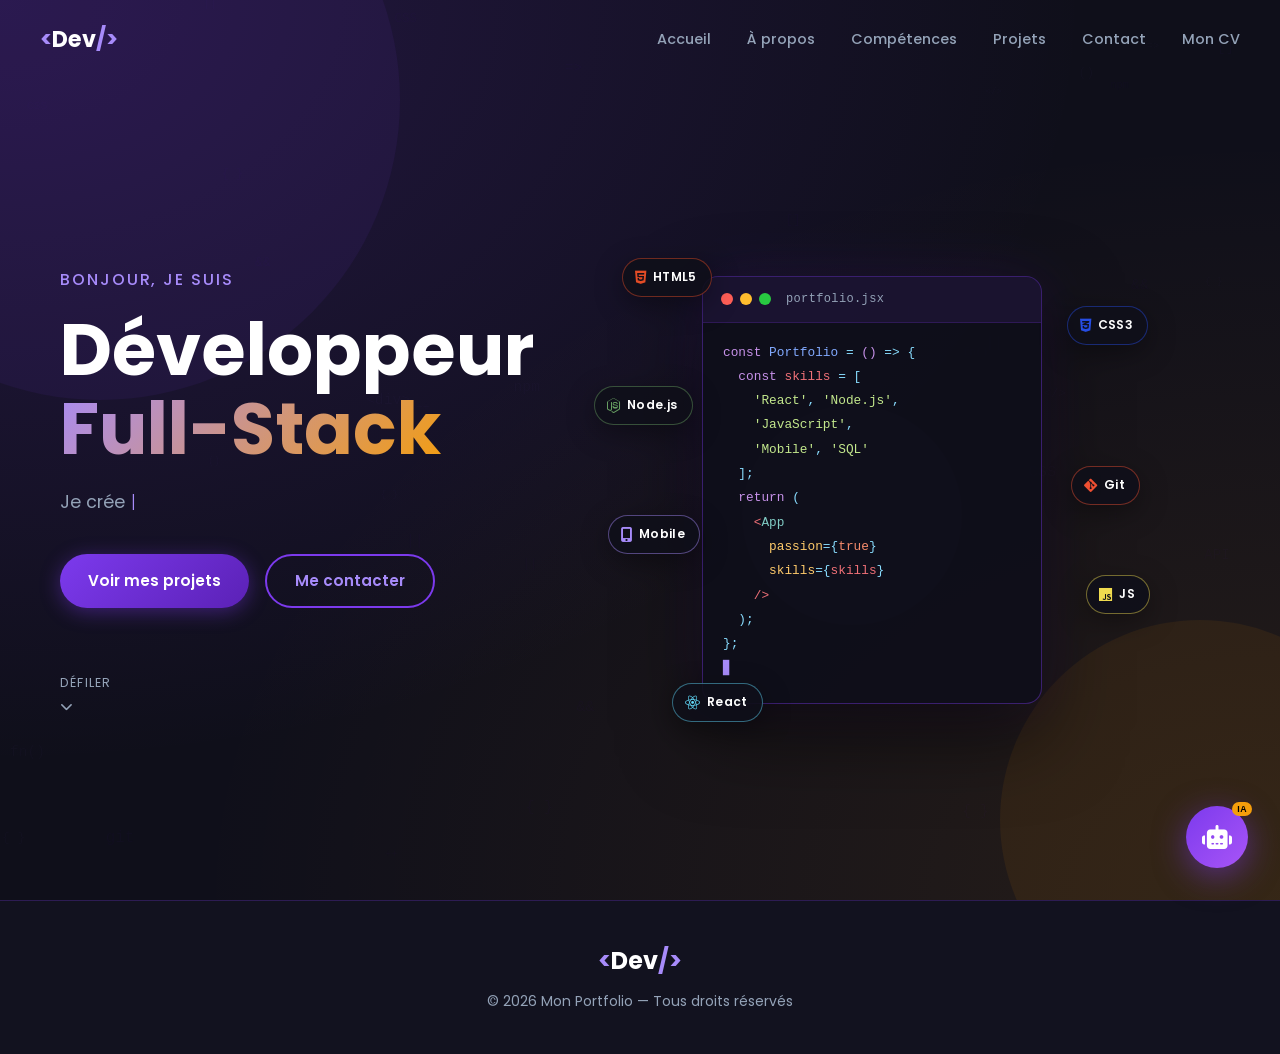
<file: index.html>
<!DOCTYPE html>
<html lang="fr">
<head>
    <meta charset="UTF-8">
    <meta name="viewport" content="width=device-width, initial-scale=1.0">
    <title>Portfolio - Développeur Web Fullstack</title>
    <link rel="stylesheet" href="https://cdnjs.cloudflare.com/ajax/libs/font-awesome/6.5.0/css/all.min.css">
    <link href="https://fonts.googleapis.com/css2?family=Poppins:wght@300;400;500;600;700&display=swap" rel="stylesheet">
    <link rel="stylesheet" href="style.css">
</head>
<body>

    <!-- Navbar -->
    <nav class="navbar" id="navbar">
        <div class="nav-brand">
            <span class="brand-dot">&lt;</span>Dev<span class="brand-dot">/&gt;</span>
        </div>
        <button class="hamburger" id="hamburger" aria-label="Menu">
            <span></span>
            <span></span>
            <span></span>
        </button>
        <ul class="nav-links" id="nav-links">
            <li><a href="index.html" class="nav-link">Accueil</a></li>
            <li><a href="about.html" class="nav-link">À propos</a></li>
            <li><a href="skills.html" class="nav-link">Compétences</a></li>
            <li><a href="projects.html" class="nav-link">Projets</a></li>
            <li><a href="contact.html" class="nav-link">Contact</a></li>
            <li><a href="cv.html" class="nav-link">Mon CV</a></li>
        </ul>
    </nav>

    <!-- Hero Section -->
    <section id="hero" class="hero">
        <canvas id="hero-canvas" class="hero-canvas"></canvas>

        <div class="hero-inner">
            <!-- Left: text content -->
            <div class="hero-content">
                <p class="hero-greeting">Bonjour, je suis</p>
                <h1 class="hero-name">Développeur <span class="highlight">Full-Stack</span></h1>
                <p class="hero-subtitle">
                    <span id="typewriter"></span><span class="typewriter-cursor">|</span>
                </p>
                <div class="hero-btns">
                    <a href="projects.html" class="btn btn-primary">Voir mes projets</a>
                    <a href="contact.html" class="btn btn-outline">Me contacter</a>
                </div>
                <div class="hero-scroll">
                    <span>Défiler</span>
                    <i class="fas fa-chevron-down"></i>
                </div>
            </div>

            <!-- Right: animated code window + floating tech badges -->
            <div class="hero-visual">
                <div class="code-window">
                    <div class="code-window-bar">
                        <span class="cw-dot cw-red"></span>
                        <span class="cw-dot cw-yellow"></span>
                        <span class="cw-dot cw-green"></span>
                        <span class="cw-filename">portfolio.jsx</span>
                    </div>
                    <div class="code-window-body">
                        <div class="code-line" style="--d:0.3s"><span class="ct-kw">const</span> <span class="ct-fn">Portfolio</span> <span class="ct-op">=</span> <span class="ct-kw">()</span> <span class="ct-op">=&gt;</span> <span class="ct-br">{</span></div>
                        <div class="code-line" style="--d:0.6s">&nbsp;&nbsp;<span class="ct-kw">const</span> <span class="ct-var">skills</span> <span class="ct-op">=</span> <span class="ct-br">[</span></div>
                        <div class="code-line" style="--d:0.9s">&nbsp;&nbsp;&nbsp;&nbsp;<span class="ct-str">'React'</span><span class="ct-op">,</span> <span class="ct-str">'Node.js'</span><span class="ct-op">,</span></div>
                        <div class="code-line" style="--d:1.2s">&nbsp;&nbsp;&nbsp;&nbsp;<span class="ct-str">'JavaScript'</span><span class="ct-op">,</span></div>
                        <div class="code-line" style="--d:1.5s">&nbsp;&nbsp;&nbsp;&nbsp;<span class="ct-str">'Mobile'</span><span class="ct-op">,</span> <span class="ct-str">'SQL'</span></div>
                        <div class="code-line" style="--d:1.8s">&nbsp;&nbsp;<span class="ct-br">]</span><span class="ct-op">;</span></div>
                        <div class="code-line" style="--d:2.1s">&nbsp;&nbsp;<span class="ct-kw">return</span> <span class="ct-br">(</span></div>
                        <div class="code-line" style="--d:2.4s">&nbsp;&nbsp;&nbsp;&nbsp;<span class="ct-tag">&lt;<span class="ct-tagname">App</span></span></div>
                        <div class="code-line" style="--d:2.7s">&nbsp;&nbsp;&nbsp;&nbsp;&nbsp;&nbsp;<span class="ct-attr">passion</span><span class="ct-op">=</span><span class="ct-br">{</span><span class="ct-bool">true</span><span class="ct-br">}</span></div>
                        <div class="code-line" style="--d:3.0s">&nbsp;&nbsp;&nbsp;&nbsp;&nbsp;&nbsp;<span class="ct-attr">skills</span><span class="ct-op">=</span><span class="ct-br">{</span><span class="ct-var">skills</span><span class="ct-br">}</span></div>
                        <div class="code-line" style="--d:3.3s">&nbsp;&nbsp;&nbsp;&nbsp;<span class="ct-tag">/&gt;</span></div>
                        <div class="code-line" style="--d:3.6s">&nbsp;&nbsp;<span class="ct-br">)</span><span class="ct-op">;</span></div>
                        <div class="code-line" style="--d:3.9s"><span class="ct-br">}</span><span class="ct-op">;</span></div>
                        <div class="code-line" style="--d:4.2s"><span class="code-blink">▋</span></div>
                    </div>
                </div>

                <!-- Floating tech badges -->
                <div class="tech-badge tb-html"><i class="fab fa-html5"></i><span>HTML5</span></div>
                <div class="tech-badge tb-css"><i class="fab fa-css3-alt"></i><span>CSS3</span></div>
                <div class="tech-badge tb-js"><i class="fab fa-js"></i><span>JS</span></div>
                <div class="tech-badge tb-react"><i class="fab fa-react"></i><span>React</span></div>
                <div class="tech-badge tb-node"><i class="fab fa-node-js"></i><span>Node.js</span></div>
                <div class="tech-badge tb-mobile"><i class="fas fa-mobile-alt"></i><span>Mobile</span></div>
                <div class="tech-badge tb-git"><i class="fab fa-git-alt"></i><span>Git</span></div>
            </div>
        </div>

        <div class="hero-bg">
            <div class="circle circle-1"></div>
            <div class="circle circle-2"></div>
            <div class="circle circle-3"></div>
        </div>
    </section>

    <!-- Footer -->
    <footer class="footer">
        <div class="container">
            <p class="footer-brand"><span class="brand-dot">&lt;</span>Dev<span class="brand-dot">/&gt;</span></p>
            <p>&copy; 2026 Mon Portfolio — Tous droits réservés</p>
        </div>
    </footer>

    <!-- AI Chat Widget -->
    <button class="ai-chat-btn" id="ai-chat-btn" aria-label="Assistant IA">
        <i class="fas fa-robot"></i>
        <span class="ai-badge">IA</span>
    </button>
    <div class="ai-chat-panel" id="ai-chat-panel">
        <div class="ai-chat-header">
            <div class="ai-avatar"><i class="fas fa-robot"></i></div>
            <div class="ai-info">
                <h4>Assistant IA</h4>
                <span>En ligne</span>
            </div>
            <button class="ai-close-btn" id="ai-close-btn"><i class="fas fa-times"></i></button>
        </div>
        <div class="ai-chat-messages" id="ai-chat-messages"></div>
        <div class="ai-suggestions">
            <button class="ai-suggestion-btn">Compétences</button>
            <button class="ai-suggestion-btn">Projets</button>
            <button class="ai-suggestion-btn">Me contacter</button>
            <button class="ai-suggestion-btn">Voir le CV</button>
        </div>
        <div class="ai-chat-input-area">
            <input type="text" class="ai-chat-input" id="ai-chat-input" placeholder="Posez votre question...">
            <button class="ai-send-btn" id="ai-send-btn"><i class="fas fa-paper-plane"></i></button>
        </div>
    </div>

    <script src="script.js"></script>
</body>
</html>
</file>
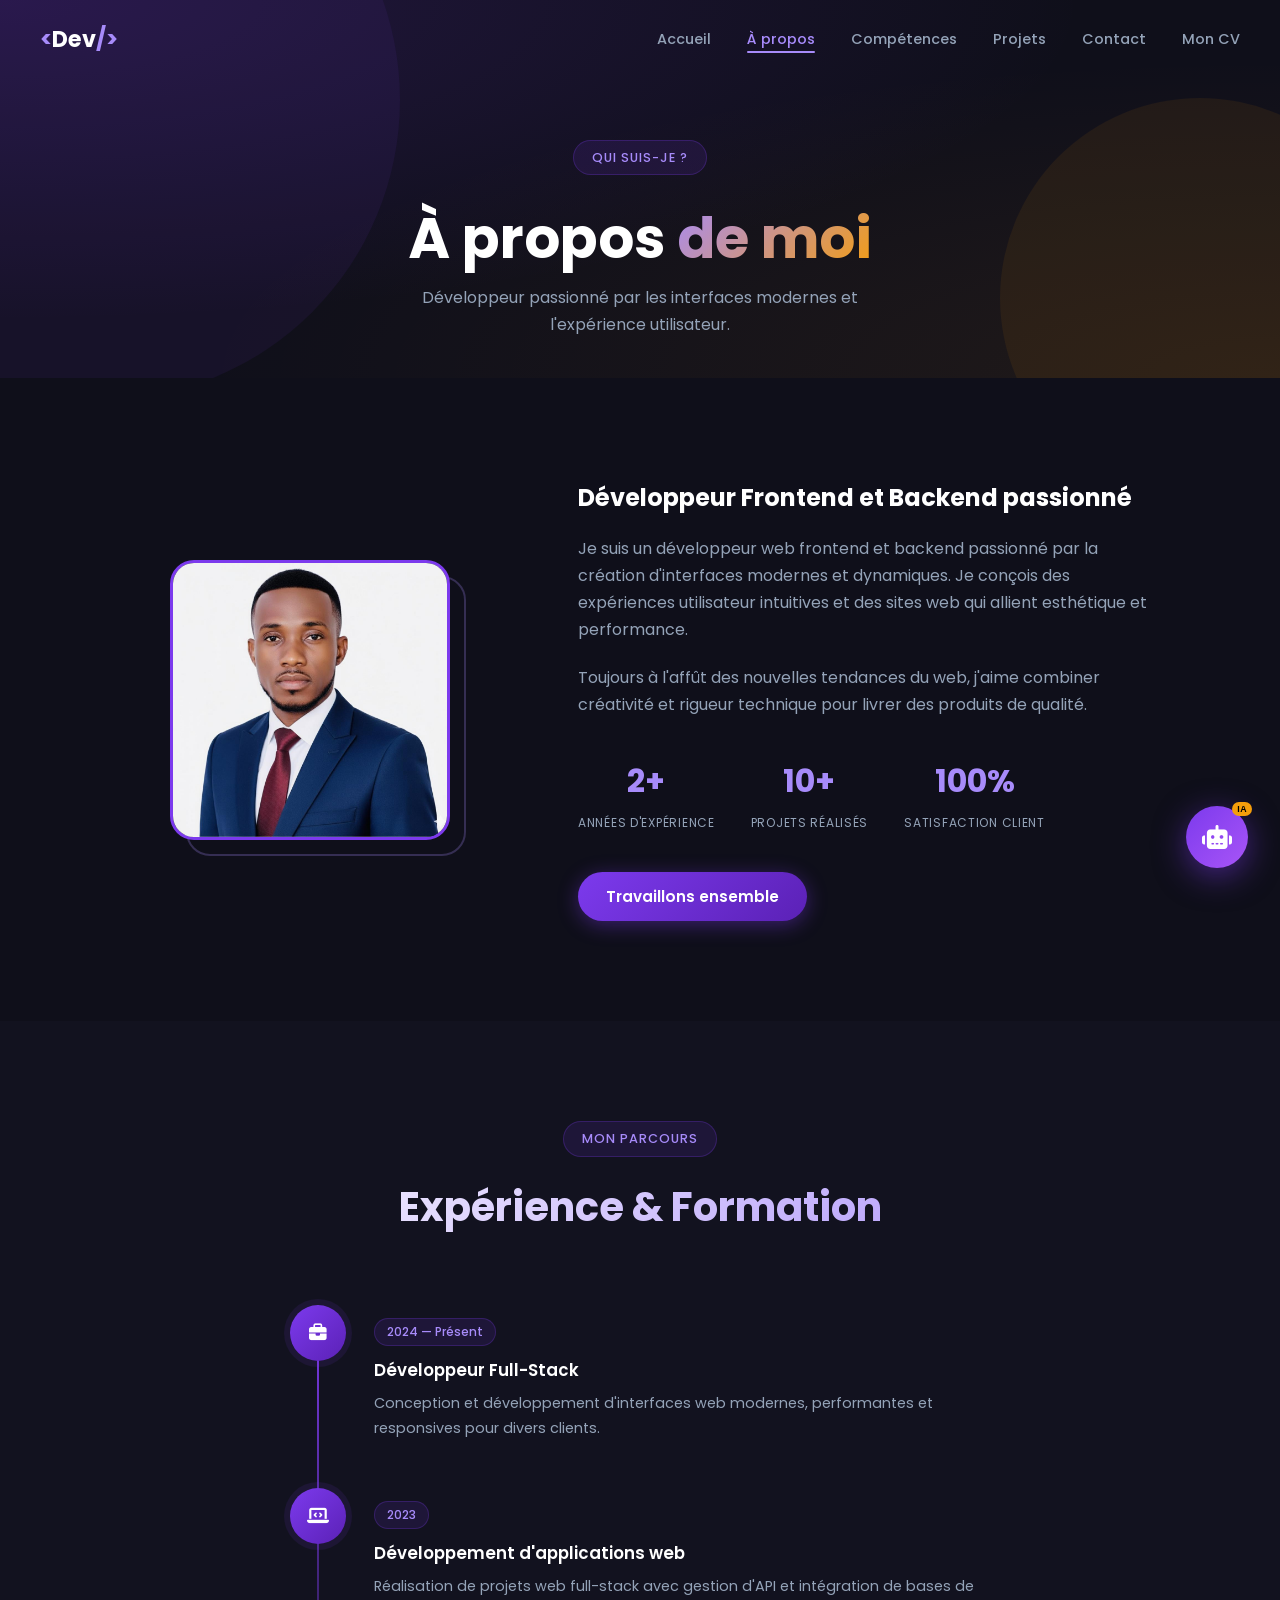
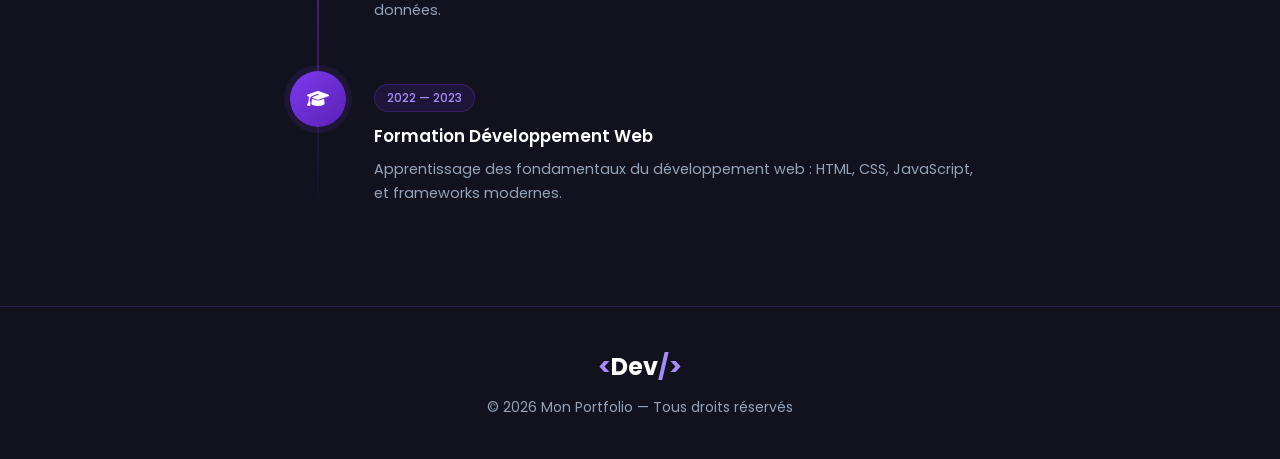
<file: about.html>
<!DOCTYPE html>
<html lang="fr">
<head>
    <meta charset="UTF-8">
    <meta name="viewport" content="width=device-width, initial-scale=1.0">
    <title>À propos — Portfolio</title>
    <link rel="stylesheet" href="https://cdnjs.cloudflare.com/ajax/libs/font-awesome/6.5.0/css/all.min.css">
    <link href="https://fonts.googleapis.com/css2?family=Poppins:wght@300;400;500;600;700&display=swap" rel="stylesheet">
    <link rel="stylesheet" href="style.css">
</head>
<body>

    <!-- Navbar -->
    <nav class="navbar scrolled" id="navbar">
        <div class="nav-brand">
            <a href="index.html"><span class="brand-dot">&lt;</span>Dev<span class="brand-dot">/&gt;</span></a>
        </div>
        <button class="hamburger" id="hamburger" aria-label="Menu">
            <span></span>
            <span></span>
            <span></span>
        </button>
        <ul class="nav-links" id="nav-links">
            <li><a href="index.html" class="nav-link">Accueil</a></li>
            <li><a href="about.html" class="nav-link active">À propos</a></li>
            <li><a href="skills.html" class="nav-link">Compétences</a></li>
            <li><a href="projects.html" class="nav-link">Projets</a></li>
            <li><a href="contact.html" class="nav-link">Contact</a></li>
            <li><a href="cv.html" class="nav-link">Mon CV</a></li>
        </ul>
    </nav>

    <!-- Page Hero -->
    <section class="page-hero">
        <div class="page-hero-content">
            <span class="section-tag">Qui suis-je ?</span>
            <h1 class="page-hero-title">À propos <span class="highlight">de moi</span></h1>
            <p class="page-hero-sub">Développeur passionné par les interfaces modernes et l'expérience utilisateur.</p>
        </div>
        <div class="hero-bg">
            <div class="circle circle-1"></div>
            <div class="circle circle-2"></div>
        </div>
    </section>

    <!-- About Section -->
    <section class="section">
        <div class="container">
            <div class="about-content">
                <div class="about-img-wrapper reveal">
                    <img src="mon-image.jpeg" alt="Photo de profil" class="about-img">
                    <div class="about-img-decoration"></div>
                </div>
                <div class="about-text reveal">
                    <h3>Développeur Frontend et Backend passionné</h3>
                    <p>Je suis un développeur web frontend et backend passionné par la création d'interfaces modernes et dynamiques. Je conçois des expériences utilisateur intuitives et des sites web qui allient esthétique et performance.</p>
                    <p style="margin-top: -16px;">Toujours à l'affût des nouvelles tendances du web, j'aime combiner créativité et rigueur technique pour livrer des produits de qualité.</p>
                    <div class="about-stats">
                        <div class="stat">
                            <span class="stat-number">2+</span>
                            <span class="stat-label">Années d'expérience</span>
                        </div>
                        <div class="stat">
                            <span class="stat-number">10+</span>
                            <span class="stat-label">Projets réalisés</span>
                        </div>
                        <div class="stat">
                            <span class="stat-number">100%</span>
                            <span class="stat-label">Satisfaction client</span>
                        </div>
                    </div>
                    <a href="contact.html" class="btn btn-primary">Travaillons ensemble</a>
                </div>
            </div>
        </div>
    </section>

    <!-- Timeline Section -->
    <section class="section section-dark">
        <div class="container">
            <div class="section-header reveal">
                <span class="section-tag">Mon parcours</span>
                <h2 class="section-title">Expérience & Formation</h2>
            </div>
            <div class="timeline">
                <div class="timeline-item reveal">
                    <div class="timeline-dot"><i class="fas fa-briefcase"></i></div>
                    <div class="timeline-content">
                        <span class="timeline-date">2024 — Présent</span>
                        <h3>Développeur Full-Stack</h3>
                        <p>Conception et développement d'interfaces web modernes, performantes et responsives pour divers clients.</p>
                    </div>
                </div>
                <div class="timeline-item reveal">
                    <div class="timeline-dot"><i class="fas fa-laptop-code"></i></div>
                    <div class="timeline-content">
                        <span class="timeline-date">2023</span>
                        <h3>Développement d'applications web</h3>
                        <p>Réalisation de projets web full-stack avec gestion d'API et intégration de bases de données.</p>
                    </div>
                </div>
                <div class="timeline-item reveal">
                    <div class="timeline-dot"><i class="fas fa-graduation-cap"></i></div>
                    <div class="timeline-content">
                        <span class="timeline-date">2022 — 2023</span>
                        <h3>Formation Développement Web</h3>
                        <p>Apprentissage des fondamentaux du développement web : HTML, CSS, JavaScript, et frameworks modernes.</p>
                    </div>
                </div>
            </div>
        </div>
    </section>

    <!-- Footer -->
    <footer class="footer">
        <div class="container">
            <p class="footer-brand"><span class="brand-dot">&lt;</span>Dev<span class="brand-dot">/&gt;</span></p>
            <p>&copy; 2026 Mon Portfolio — Tous droits réservés</p>
        </div>
    </footer>

    <!-- AI Chat Widget -->
    <button class="ai-chat-btn" id="ai-chat-btn" aria-label="Assistant IA">
        <i class="fas fa-robot"></i>
        <span class="ai-badge">IA</span>
    </button>
    <div class="ai-chat-panel" id="ai-chat-panel">
        <div class="ai-chat-header">
            <div class="ai-avatar"><i class="fas fa-robot"></i></div>
            <div class="ai-info">
                <h4>Assistant IA</h4>
                <span>En ligne</span>
            </div>
            <button class="ai-close-btn" id="ai-close-btn"><i class="fas fa-times"></i></button>
        </div>
        <div class="ai-chat-messages" id="ai-chat-messages"></div>
        <div class="ai-suggestions">
            <button class="ai-suggestion-btn">Compétences</button>
            <button class="ai-suggestion-btn">Projets</button>
            <button class="ai-suggestion-btn">Me contacter</button>
            <button class="ai-suggestion-btn">Voir le CV</button>
        </div>
        <div class="ai-chat-input-area">
            <input type="text" class="ai-chat-input" id="ai-chat-input" placeholder="Posez votre question...">
            <button class="ai-send-btn" id="ai-send-btn"><i class="fas fa-paper-plane"></i></button>
        </div>
    </div>

    <script src="script.js"></script>
</body>
</html>
</file>
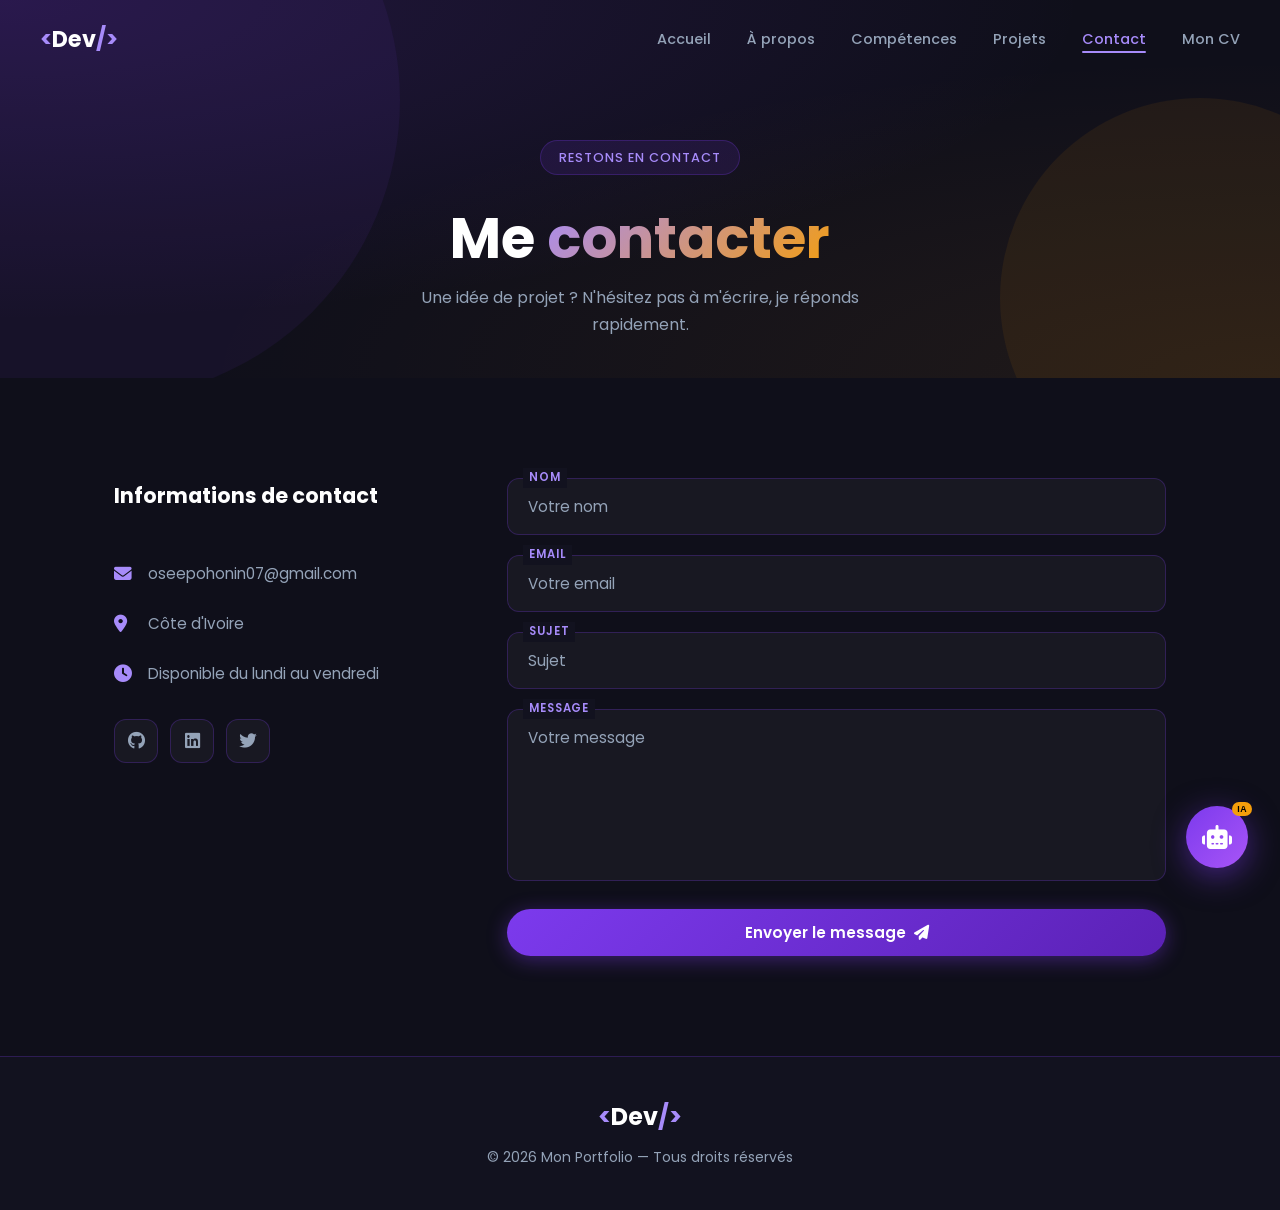
<file: contact.html>
<!DOCTYPE html>
<html lang="fr">
<head>
    <meta charset="UTF-8">
    <meta name="viewport" content="width=device-width, initial-scale=1.0">
    <title>Contact — Portfolio</title>
    <link rel="stylesheet" href="https://cdnjs.cloudflare.com/ajax/libs/font-awesome/6.5.0/css/all.min.css">
    <link href="https://fonts.googleapis.com/css2?family=Poppins:wght@300;400;500;600;700&display=swap" rel="stylesheet">
    <link rel="stylesheet" href="style.css">
</head>
<body>

    <!-- Navbar -->
    <nav class="navbar scrolled" id="navbar">
        <div class="nav-brand">
            <a href="index.html"><span class="brand-dot">&lt;</span>Dev<span class="brand-dot">/&gt;</span></a>
        </div>
        <button class="hamburger" id="hamburger" aria-label="Menu">
            <span></span>
            <span></span>
            <span></span>
        </button>
        <ul class="nav-links" id="nav-links">
            <li><a href="index.html" class="nav-link">Accueil</a></li>
            <li><a href="about.html" class="nav-link">À propos</a></li>
            <li><a href="skills.html" class="nav-link">Compétences</a></li>
            <li><a href="projects.html" class="nav-link">Projets</a></li>
            <li><a href="contact.html" class="nav-link active">Contact</a></li>
            <li><a href="cv.html" class="nav-link">Mon CV</a></li>
        </ul>
    </nav>

    <!-- Page Hero -->
    <section class="page-hero">
        <div class="page-hero-content">
            <span class="section-tag">Restons en contact</span>
            <h1 class="page-hero-title">Me <span class="highlight">contacter</span></h1>
            <p class="page-hero-sub">Une idée de projet ? N'hésitez pas à m'écrire, je réponds rapidement.</p>
        </div>
        <div class="hero-bg">
            <div class="circle circle-1"></div>
            <div class="circle circle-2"></div>
        </div>
    </section>

    <!-- Contact Section -->
    <section class="section">
        <div class="container">
            <div class="contact-content">
                <div class="contact-info reveal">
                    <h3 style="color:#fff; font-size:1.3rem; margin-bottom:24px;">Informations de contact</h3>
                    <div class="contact-item">
                        <i class="fas fa-envelope"></i>
                        <span>oseepohonin07@gmail.com</span>
                    </div>
                    <div class="contact-item">
                        <i class="fas fa-map-marker-alt"></i>
                        <span>Côte d'Ivoire</span>
                    </div>
                    <div class="contact-item">
                        <i class="fas fa-clock"></i>
                        <span>Disponible du lundi au vendredi</span>
                    </div>
                    <div class="social-links">
                        <a href="https://github.com/joel87-Hosy" target="_blank" class="social-link" aria-label="GitHub"><i class="fab fa-github"></i></a>
                        <a href="https://www.linkedin.com/in/joël-osée-pohonin-b0944133a" target="_blank" class="social-link" aria-label="LinkedIn"><i class="fab fa-linkedin"></i></a>
                        <a href="#" class="social-link" aria-label="Twitter"><i class="fab fa-twitter"></i></a>
                    </div>
                </div>
                <form class="contact-form reveal" id="contact-form" action="https://formspree.io/f/mqewornj" method="POST">
                    <div class="form-group">
                        <input type="text" id="name" name="name" placeholder="Votre nom" required>
                        <label for="name">Nom</label>
                    </div>
                    <div class="form-group">
                        <input type="email" id="email" name="email" placeholder="Votre email" required>
                        <label for="email">Email</label>
                    </div>
                    <div class="form-group">
                        <input type="text" id="subject" name="subject" placeholder="Sujet">
                        <label for="subject">Sujet</label>
                    </div>
                    <div class="form-group">
                        <textarea id="message" name="message" placeholder="Votre message" rows="6" required></textarea>
                        <label for="message">Message</label>
                    </div>
                    <button type="submit" class="btn btn-primary btn-full">
                        <span>Envoyer le message</span>
                        <i class="fas fa-paper-plane"></i>
                    </button>
                </form>
            </div>
        </div>
    </section>

    <!-- Footer -->
    <footer class="footer">
        <div class="container">
            <p class="footer-brand"><span class="brand-dot">&lt;</span>Dev<span class="brand-dot">/&gt;</span></p>
            <p>&copy; 2026 Mon Portfolio — Tous droits réservés</p>
        </div>
    </footer>

    <!-- AI Chat Widget -->
    <button class="ai-chat-btn" id="ai-chat-btn" aria-label="Assistant IA">
        <i class="fas fa-robot"></i>
        <span class="ai-badge">IA</span>
    </button>
    <div class="ai-chat-panel" id="ai-chat-panel">
        <div class="ai-chat-header">
            <div class="ai-avatar"><i class="fas fa-robot"></i></div>
            <div class="ai-info">
                <h4>Assistant IA</h4>
                <span>En ligne</span>
            </div>
            <button class="ai-close-btn" id="ai-close-btn"><i class="fas fa-times"></i></button>
        </div>
        <div class="ai-chat-messages" id="ai-chat-messages"></div>
        <div class="ai-suggestions">
            <button class="ai-suggestion-btn">Compétences</button>
            <button class="ai-suggestion-btn">Projets</button>
            <button class="ai-suggestion-btn">Me contacter</button>
            <button class="ai-suggestion-btn">Voir le CV</button>
        </div>
        <div class="ai-chat-input-area">
            <input type="text" class="ai-chat-input" id="ai-chat-input" placeholder="Posez votre question...">
            <button class="ai-send-btn" id="ai-send-btn"><i class="fas fa-paper-plane"></i></button>
        </div>
    </div>

    <script src="script.js"></script>
</body>
</html>
</file>
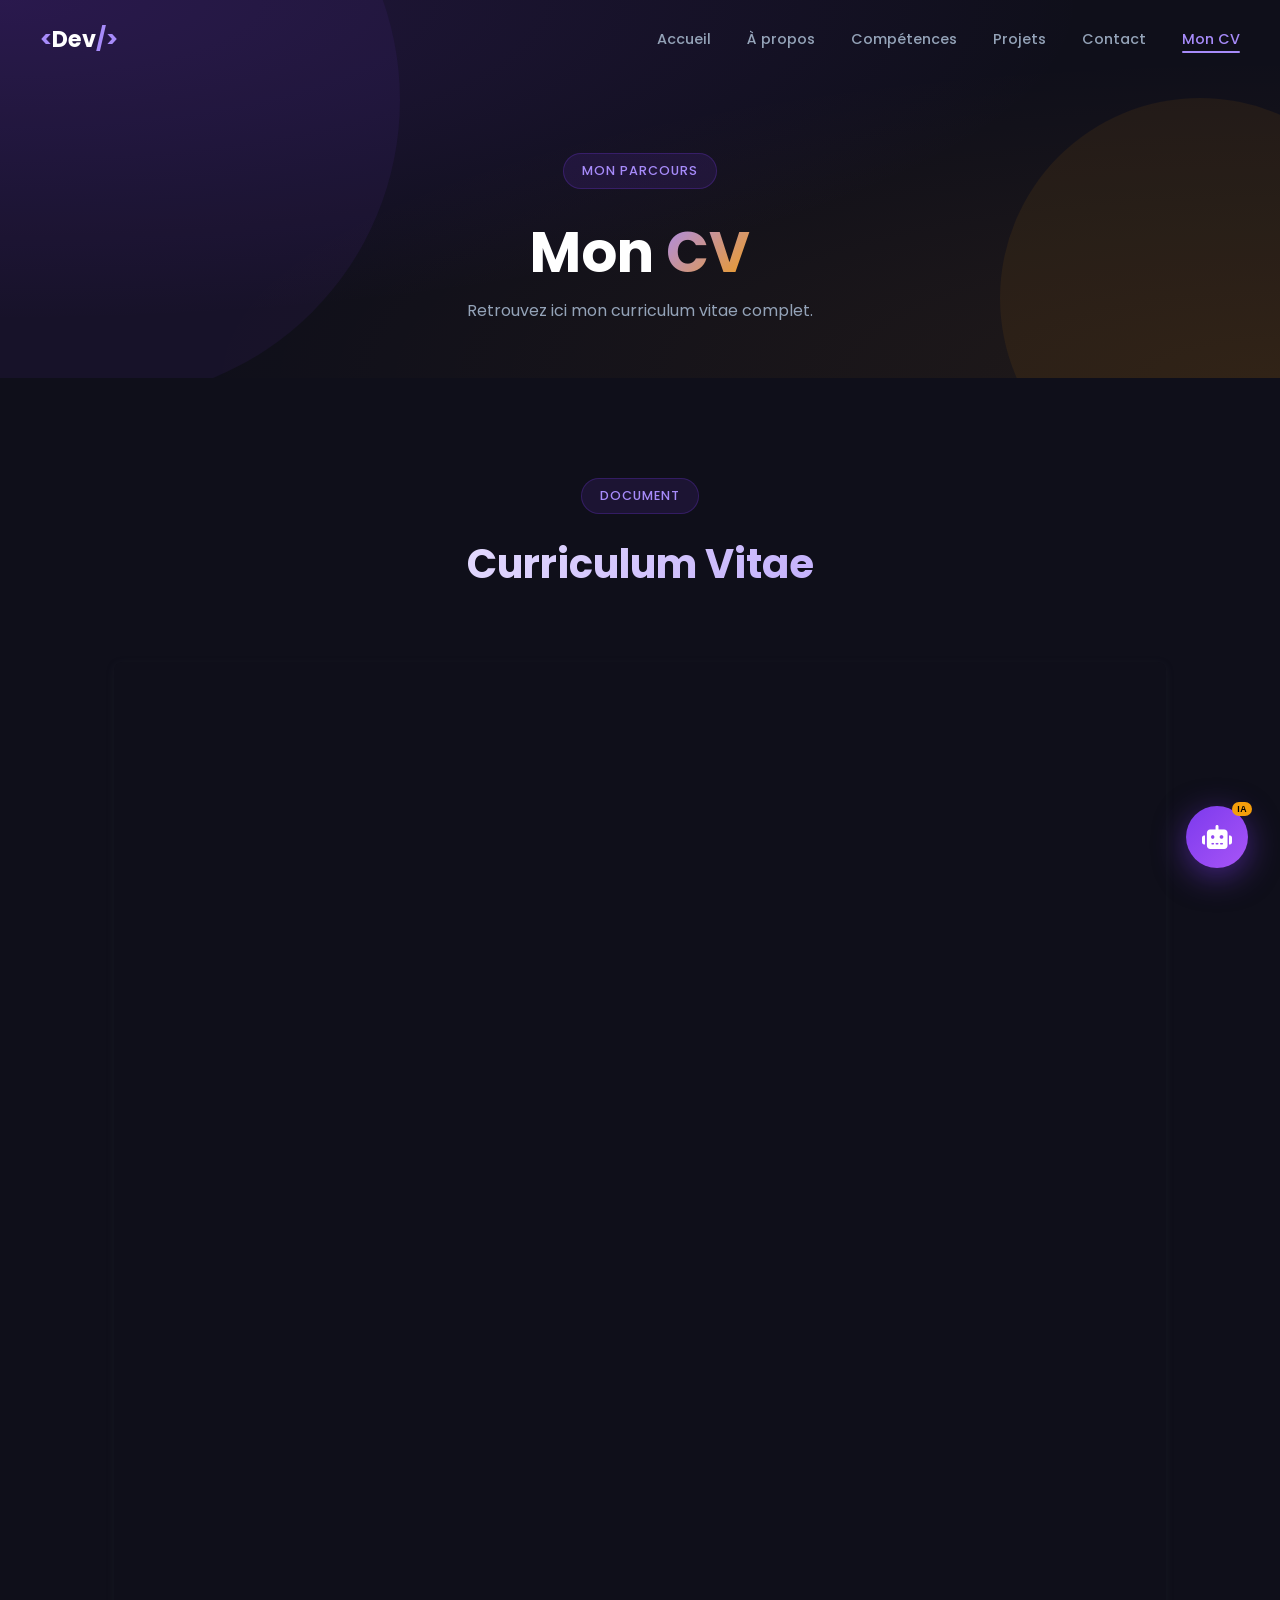
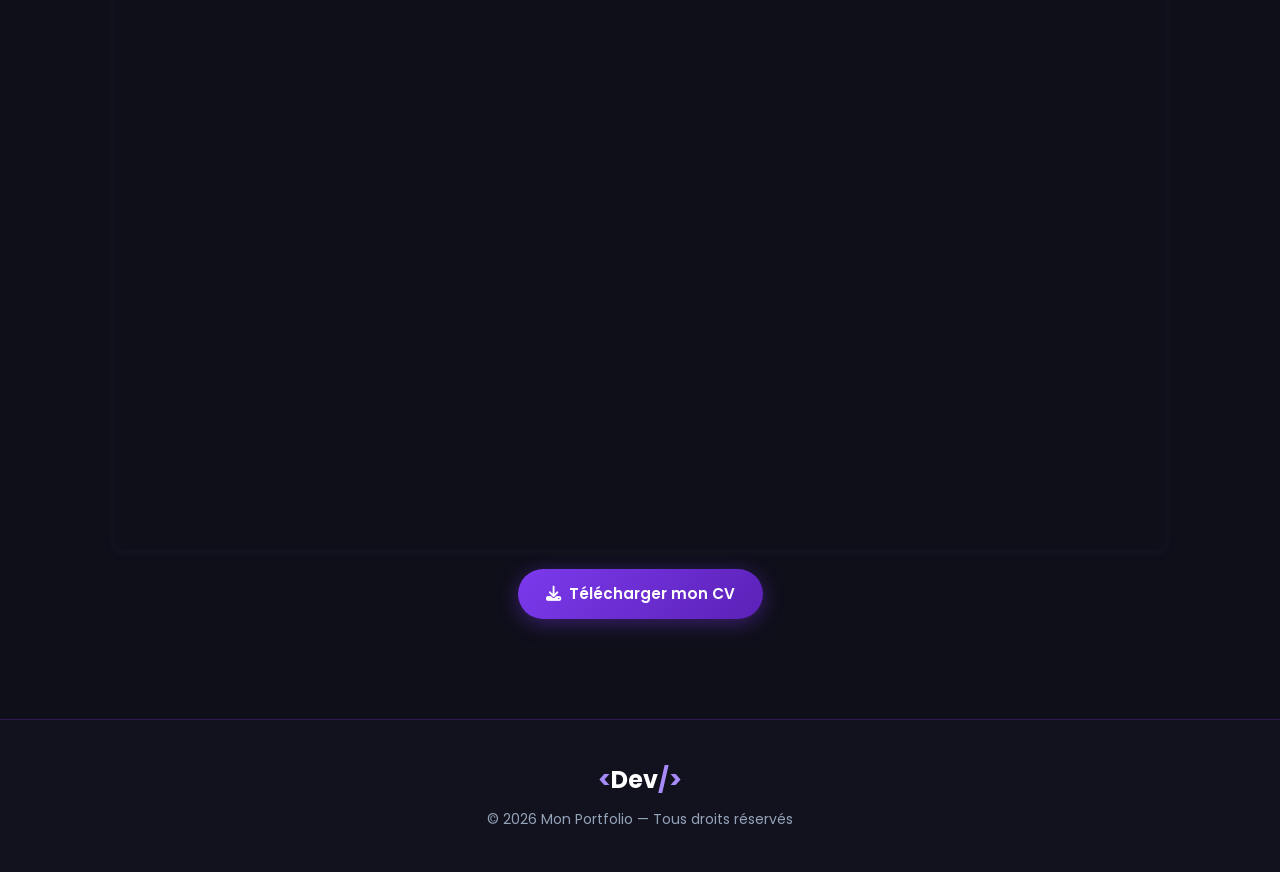
<file: cv.html>
<!DOCTYPE html>
<html lang="fr">
<head>
    <meta charset="UTF-8">
    <meta name="viewport" content="width=device-width, initial-scale=1.0">
    <title>Mon CV — Portfolio</title>
    <link rel="stylesheet" href="https://cdnjs.cloudflare.com/ajax/libs/font-awesome/6.5.0/css/all.min.css">
    <link href="https://fonts.googleapis.com/css2?family=Poppins:wght@300;400;500;600;700&display=swap" rel="stylesheet">
    <link rel="stylesheet" href="style.css">
</head>
<body>

    <!-- Navbar -->
    <nav class="navbar scrolled" id="navbar">
        <div class="nav-brand">
            <a href="index.html"><span class="brand-dot">&lt;</span>Dev<span class="brand-dot">/&gt;</span></a>
        </div>
        <button class="hamburger" id="hamburger" aria-label="Menu">
            <span></span>
            <span></span>
            <span></span>
        </button>
        <ul class="nav-links" id="nav-links">
            <li><a href="index.html" class="nav-link">Accueil</a></li>
            <li><a href="about.html" class="nav-link">À propos</a></li>
            <li><a href="skills.html" class="nav-link">Compétences</a></li>
            <li><a href="projects.html" class="nav-link">Projets</a></li>
            <li><a href="contact.html" class="nav-link">Contact</a></li>
            <li><a href="cv.html" class="nav-link active">Mon CV</a></li>
        </ul>
    </nav>

    <!-- Page Hero -->
    <section class="page-hero">
        <div class="page-hero-content">
            <span class="section-tag">Mon parcours</span>
            <h1 class="page-hero-title">Mon <span class="highlight">CV</span></h1>
            <p class="page-hero-sub">Retrouvez ici mon curriculum vitae complet.</p>
        </div>
        <div class="hero-bg">
            <div class="circle circle-1"></div>
            <div class="circle circle-2"></div>
        </div>
    </section>

    <!-- CV Section -->
    <section class="section">
        <div class="container">
            <div class="section-header reveal">
                <span class="section-tag">Document</span>
                <h2 class="section-title">Curriculum Vitae</h2>
            </div>
            <div class="cv-wrapper reveal">
                <div style="position: relative; width: 100%; height: 0; padding-top: 141.4286%;
                    padding-bottom: 0; box-shadow: 0 2px 8px 0 rgba(63,69,81,0.16); margin-top: 1.6em; margin-bottom: 0.9em; overflow: hidden;
                    border-radius: 8px; will-change: transform;">
                    <iframe loading="lazy" style="position: absolute; width: 100%; height: 100%; top: 0; left: 0; border: none; padding: 0; margin: 0;"
                        src="https://www.canva.com/design/DAGjZr_LbOI/CjBkpIpK4zqxnBxU-hcZsQ/watch?embed"
                        allowfullscreen="allowfullscreen" allow="fullscreen">
                    </iframe>
                </div>
                <div style="text-align: center; margin-top: 1.2em;">
                    <a href="https://www.canva.com/design/DAGjZr_LbOI/CjBkpIpK4zqxnBxU-hcZsQ/watch?utm_content=DAGjZr_LbOI&utm_campaign=designshare&utm_medium=embeds&utm_source=link"
                        target="_blank" rel="noopener" class="btn btn-primary">
                        <i class="fas fa-download"></i> Télécharger mon CV
                    </a>
                </div>
            </div>
        </div>
    </section>

    <!-- Footer -->
    <footer class="footer">
        <div class="container">
            <p class="footer-brand"><span class="brand-dot">&lt;</span>Dev<span class="brand-dot">/&gt;</span></p>
            <p>&copy; 2026 Mon Portfolio — Tous droits réservés</p>
        </div>
    </footer>

    <!-- AI Chat Widget -->
    <button class="ai-chat-btn" id="ai-chat-btn" aria-label="Assistant IA">
        <i class="fas fa-robot"></i>
        <span class="ai-badge">IA</span>
    </button>
    <div class="ai-chat-panel" id="ai-chat-panel">
        <div class="ai-chat-header">
            <div class="ai-avatar"><i class="fas fa-robot"></i></div>
            <div class="ai-info">
                <h4>Assistant IA</h4>
                <span>En ligne</span>
            </div>
            <button class="ai-close-btn" id="ai-close-btn"><i class="fas fa-times"></i></button>
        </div>
        <div class="ai-chat-messages" id="ai-chat-messages"></div>
        <div class="ai-suggestions">
            <button class="ai-suggestion-btn">Compétences</button>
            <button class="ai-suggestion-btn">Projets</button>
            <button class="ai-suggestion-btn">Me contacter</button>
            <button class="ai-suggestion-btn">Voir le CV</button>
        </div>
        <div class="ai-chat-input-area">
            <input type="text" class="ai-chat-input" id="ai-chat-input" placeholder="Posez votre question...">
            <button class="ai-send-btn" id="ai-send-btn"><i class="fas fa-paper-plane"></i></button>
        </div>
    </div>

    <script src="script.js"></script>
</body>
</html>
</file>
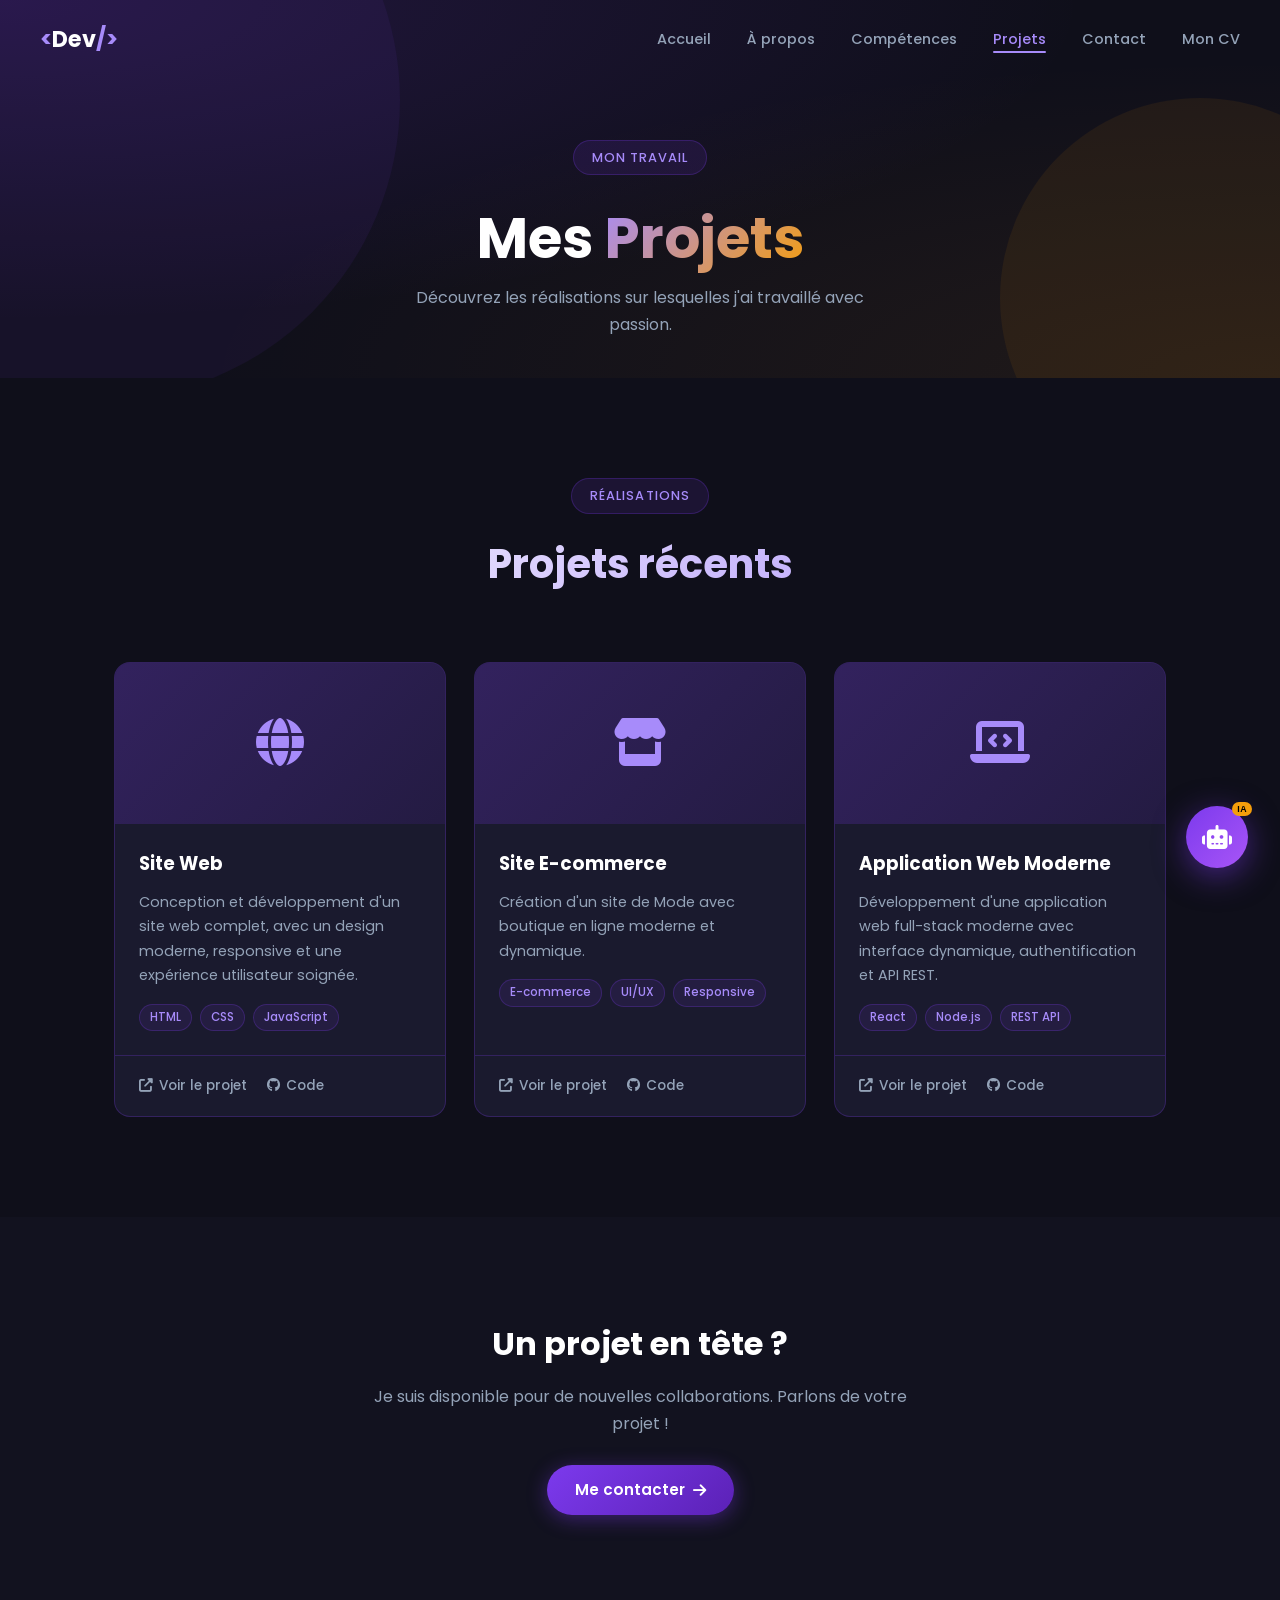
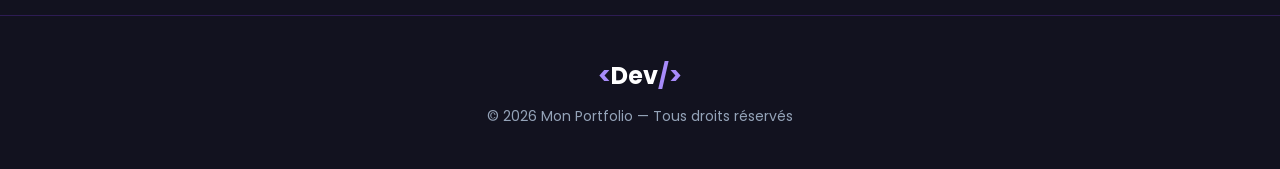
<file: projects.html>
<!DOCTYPE html>
<html lang="fr">
<head>
    <meta charset="UTF-8">
    <meta name="viewport" content="width=device-width, initial-scale=1.0">
    <title>Projets — Portfolio</title>
    <link rel="stylesheet" href="https://cdnjs.cloudflare.com/ajax/libs/font-awesome/6.5.0/css/all.min.css">
    <link href="https://fonts.googleapis.com/css2?family=Poppins:wght@300;400;500;600;700&display=swap" rel="stylesheet">
    <link rel="stylesheet" href="style.css">
</head>
<body>

    <!-- Navbar -->
    <nav class="navbar scrolled" id="navbar">
        <div class="nav-brand">
            <a href="index.html"><span class="brand-dot">&lt;</span>Dev<span class="brand-dot">/&gt;</span></a>
        </div>
        <button class="hamburger" id="hamburger" aria-label="Menu">
            <span></span>
            <span></span>
            <span></span>
        </button>
        <ul class="nav-links" id="nav-links">
            <li><a href="index.html" class="nav-link">Accueil</a></li>
            <li><a href="about.html" class="nav-link">À propos</a></li>
            <li><a href="skills.html" class="nav-link">Compétences</a></li>
            <li><a href="projects.html" class="nav-link active">Projets</a></li>
            <li><a href="contact.html" class="nav-link">Contact</a></li>
            <li><a href="cv.html" class="nav-link">Mon CV</a></li>
        </ul>
    </nav>

    <!-- Page Hero -->
    <section class="page-hero">
        <div class="page-hero-content">
            <span class="section-tag">Mon travail</span>
            <h1 class="page-hero-title">Mes <span class="highlight">Projets</span></h1>
            <p class="page-hero-sub">Découvrez les réalisations sur lesquelles j'ai travaillé avec passion.</p>
        </div>
        <div class="hero-bg">
            <div class="circle circle-1"></div>
            <div class="circle circle-2"></div>
        </div>
    </section>

    <!-- Projects Section -->
    <section class="section">
        <div class="container">
            <div class="section-header reveal">
                <span class="section-tag">Réalisations</span>
                <h2 class="section-title">Projets récents</h2>
            </div>
            <div class="projects-grid">
                <div class="project-card">
                    <div class="project-icon"><i class="fas fa-globe"></i></div>
                    <div class="project-body">
                        <h3>Site Web</h3>
                        <p>Conception et développement d'un site web complet, avec un design moderne, responsive et une expérience utilisateur soignée.</p>
                        <div class="project-tags">
                            <span>HTML</span><span>CSS</span><span>JavaScript</span>
                        </div>
                    </div>
                    <div class="project-footer">
                        <a href="https://www.ivoiretechnocom.ci" target="_blank" class="project-link"><i class="fas fa-external-link-alt"></i> Voir le projet</a>
                        <a href="#" class="project-link"><i class="fab fa-github"></i> Code</a>
                    </div>
                </div>
                <div class="project-card">
                    <div class="project-icon"><i class="fas fa-store"></i></div>
                    <div class="project-body">
                        <h3>Site E-commerce</h3>
                        <p>Création d'un site de Mode avec boutique en ligne moderne et dynamique.</p>
                        <div class="project-tags">
                            <span>E-commerce</span><span>UI/UX</span><span>Responsive</span>
                        </div>
                    </div>
                    <div class="project-footer">
                        <a href="https://joel87-hosy.github.io/site-JEMER/" target="_blank" class="project-link"><i class="fas fa-external-link-alt"></i> Voir le projet</a>
                        <a href="#" class="project-link"><i class="fab fa-github"></i> Code</a>
                    </div>
                </div>
                <div class="project-card">
                    <div class="project-icon"><i class="fas fa-laptop-code"></i></div>
                    <div class="project-body">
                        <h3>Application Web Moderne</h3>
                        <p>Développement d'une application web full-stack moderne avec interface dynamique, authentification et API REST.</p>
                        <div class="project-tags">
                            <span>React</span><span>Node.js</span><span>REST API</span>
                        </div>
                    </div>
                    <div class="project-footer">
                        <a href="https://joel87-hosy.github.io/application-suivie-materiels-itc/" target="_blank" class="project-link"><i class="fas fa-external-link-alt"></i> Voir le projet</a>
                        <a href="#" class="project-link"><i class="fab fa-github"></i> Code</a>
                    </div>
                </div>
            </div>
        </div>
    </section>

    <!-- CTA Section -->
    <section class="section section-dark">
        <div class="container">
            <div class="cta-block reveal">
                <h2>Un projet en tête ?</h2>
                <p>Je suis disponible pour de nouvelles collaborations. Parlons de votre projet !</p>
                <a href="contact.html" class="btn btn-primary">Me contacter <i class="fas fa-arrow-right"></i></a>
            </div>
        </div>
    </section>

    <!-- Footer -->
    <footer class="footer">
        <div class="container">
            <p class="footer-brand"><span class="brand-dot">&lt;</span>Dev<span class="brand-dot">/&gt;</span></p>
            <p>&copy; 2026 Mon Portfolio — Tous droits réservés</p>
        </div>
    </footer>

    <!-- AI Chat Widget -->
    <button class="ai-chat-btn" id="ai-chat-btn" aria-label="Assistant IA">
        <i class="fas fa-robot"></i>
        <span class="ai-badge">IA</span>
    </button>
    <div class="ai-chat-panel" id="ai-chat-panel">
        <div class="ai-chat-header">
            <div class="ai-avatar"><i class="fas fa-robot"></i></div>
            <div class="ai-info">
                <h4>Assistant IA</h4>
                <span>En ligne</span>
            </div>
            <button class="ai-close-btn" id="ai-close-btn"><i class="fas fa-times"></i></button>
        </div>
        <div class="ai-chat-messages" id="ai-chat-messages"></div>
        <div class="ai-suggestions">
            <button class="ai-suggestion-btn">Compétences</button>
            <button class="ai-suggestion-btn">Projets</button>
            <button class="ai-suggestion-btn">Me contacter</button>
            <button class="ai-suggestion-btn">Voir le CV</button>
        </div>
        <div class="ai-chat-input-area">
            <input type="text" class="ai-chat-input" id="ai-chat-input" placeholder="Posez votre question...">
            <button class="ai-send-btn" id="ai-send-btn"><i class="fas fa-paper-plane"></i></button>
        </div>
    </div>

    <script src="script.js"></script>
</body>
</html>
</file>
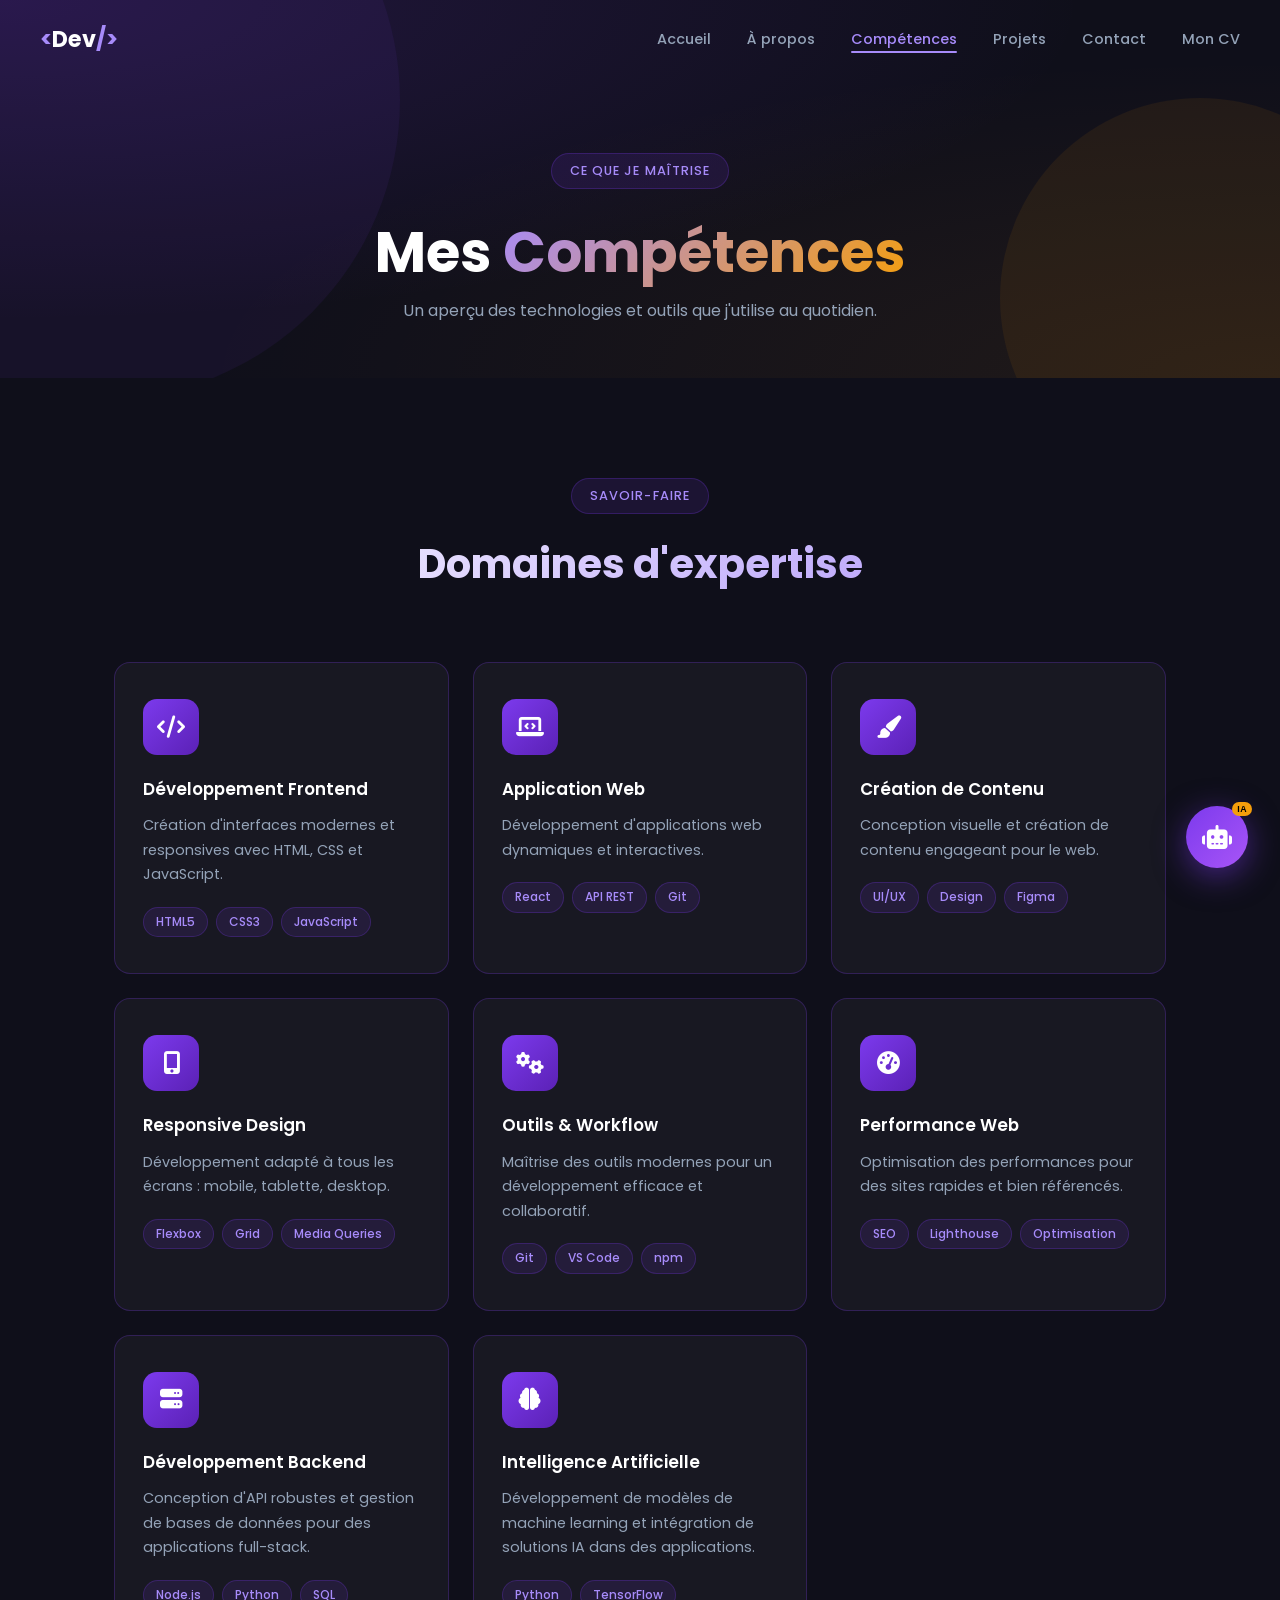
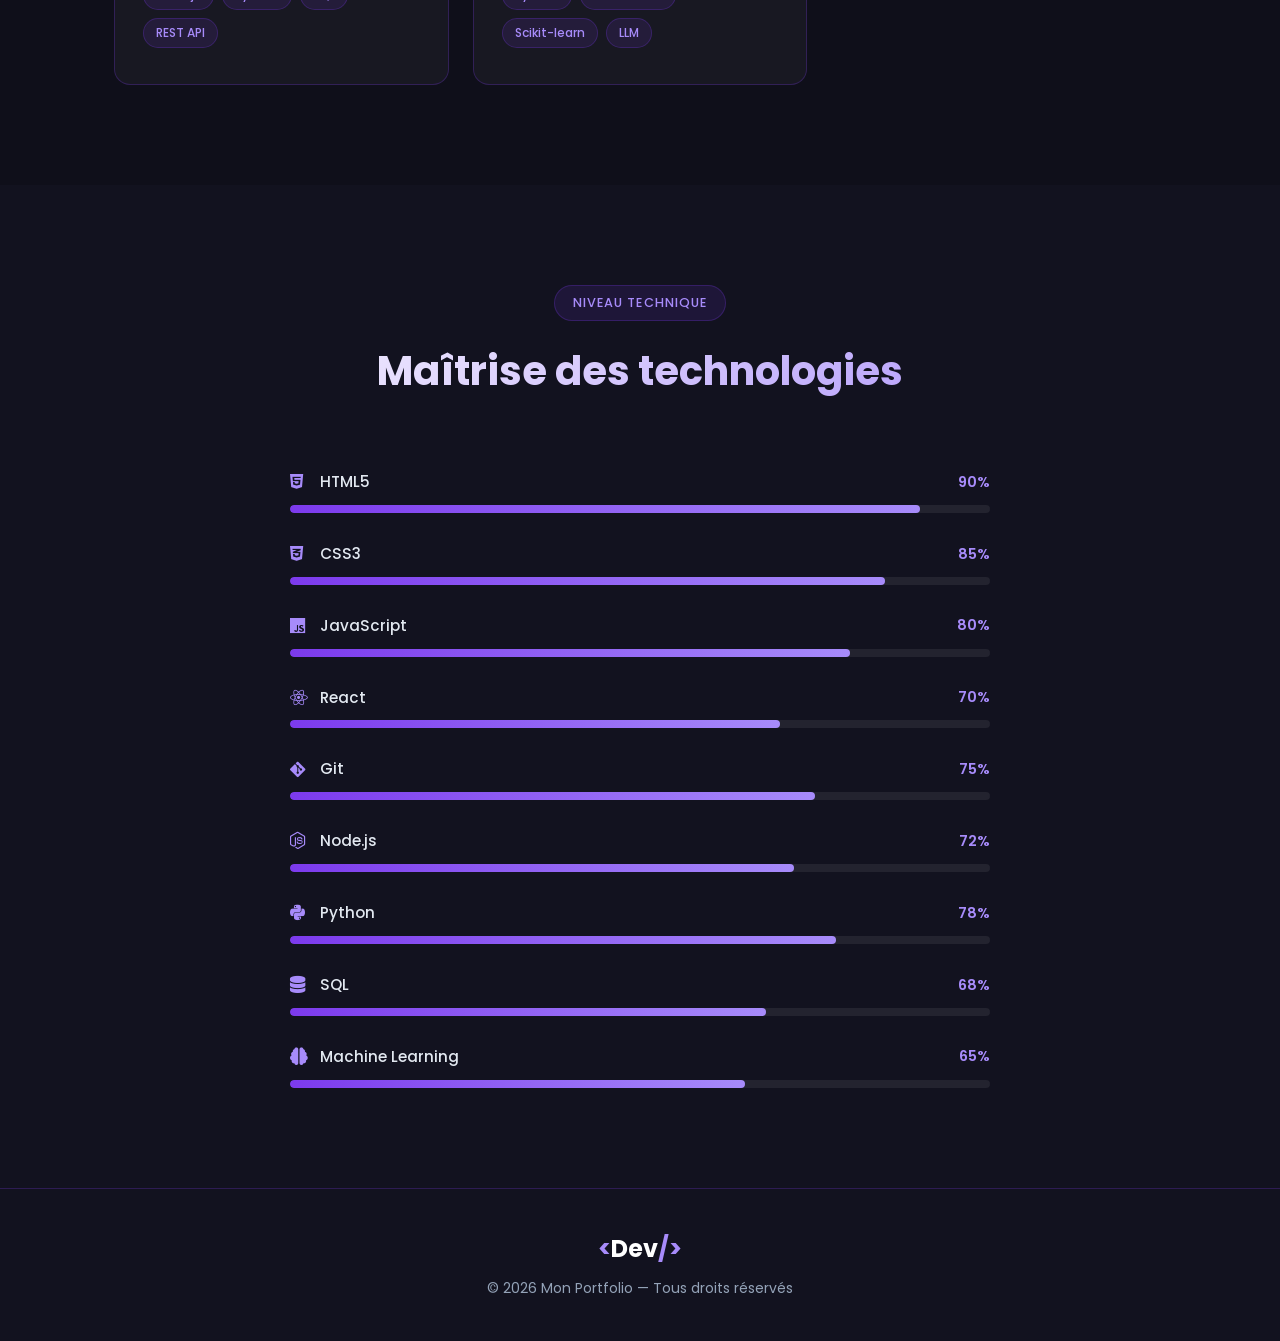
<file: skills.html>
<!DOCTYPE html>
<html lang="fr">
<head>
    <meta charset="UTF-8">
    <meta name="viewport" content="width=device-width, initial-scale=1.0">
    <title>Compétences — Portfolio</title>
    <link rel="stylesheet" href="https://cdnjs.cloudflare.com/ajax/libs/font-awesome/6.5.0/css/all.min.css">
    <link href="https://fonts.googleapis.com/css2?family=Poppins:wght@300;400;500;600;700&display=swap" rel="stylesheet">
    <link rel="stylesheet" href="style.css">
</head>
<body>

    <!-- Navbar -->
    <nav class="navbar scrolled" id="navbar">
        <div class="nav-brand">
            <a href="index.html"><span class="brand-dot">&lt;</span>Dev<span class="brand-dot">/&gt;</span></a>
        </div>
        <button class="hamburger" id="hamburger" aria-label="Menu">
            <span></span>
            <span></span>
            <span></span>
        </button>
        <ul class="nav-links" id="nav-links">
            <li><a href="index.html" class="nav-link">Accueil</a></li>
            <li><a href="about.html" class="nav-link">À propos</a></li>
            <li><a href="skills.html" class="nav-link active">Compétences</a></li>
            <li><a href="projects.html" class="nav-link">Projets</a></li>
            <li><a href="contact.html" class="nav-link">Contact</a></li>
            <li><a href="cv.html" class="nav-link">Mon CV</a></li>
        </ul>
    </nav>

    <!-- Page Hero -->
    <section class="page-hero">
        <div class="page-hero-content">
            <span class="section-tag">Ce que je maîtrise</span>
            <h1 class="page-hero-title">Mes <span class="highlight">Compétences</span></h1>
            <p class="page-hero-sub">Un aperçu des technologies et outils que j'utilise au quotidien.</p>
        </div>
        <div class="hero-bg">
            <div class="circle circle-1"></div>
            <div class="circle circle-2"></div>
        </div>
    </section>

    <!-- Skills Cards -->
    <section class="section">
        <div class="container">
            <div class="section-header reveal">
                <span class="section-tag">Savoir-faire</span>
                <h2 class="section-title">Domaines d'expertise</h2>
            </div>
            <div class="skills-grid">
                <div class="skill-card">
                    <div class="skill-icon"><i class="fas fa-code"></i></div>
                    <h3>Développement Frontend</h3>
                    <p>Création d'interfaces modernes et responsives avec HTML, CSS et JavaScript.</p>
                    <div class="skill-tags">
                        <span>HTML5</span><span>CSS3</span><span>JavaScript</span>
                    </div>
                </div>
                <div class="skill-card">
                    <div class="skill-icon"><i class="fas fa-laptop-code"></i></div>
                    <h3>Application Web</h3>
                    <p>Développement d'applications web dynamiques et interactives.</p>
                    <div class="skill-tags">
                        <span>React</span><span>API REST</span><span>Git</span>
                    </div>
                </div>
                <div class="skill-card">
                    <div class="skill-icon"><i class="fas fa-paint-brush"></i></div>
                    <h3>Création de Contenu</h3>
                    <p>Conception visuelle et création de contenu engageant pour le web.</p>
                    <div class="skill-tags">
                        <span>UI/UX</span><span>Design</span><span>Figma</span>
                    </div>
                </div>
                <div class="skill-card">
                    <div class="skill-icon"><i class="fas fa-mobile-alt"></i></div>
                    <h3>Responsive Design</h3>
                    <p>Développement adapté à tous les écrans : mobile, tablette, desktop.</p>
                    <div class="skill-tags">
                        <span>Flexbox</span><span>Grid</span><span>Media Queries</span>
                    </div>
                </div>
                <div class="skill-card">
                    <div class="skill-icon"><i class="fas fa-cogs"></i></div>
                    <h3>Outils & Workflow</h3>
                    <p>Maîtrise des outils modernes pour un développement efficace et collaboratif.</p>
                    <div class="skill-tags">
                        <span>Git</span><span>VS Code</span><span>npm</span>
                    </div>
                </div>
                <div class="skill-card">
                    <div class="skill-icon"><i class="fas fa-tachometer-alt"></i></div>
                    <h3>Performance Web</h3>
                    <p>Optimisation des performances pour des sites rapides et bien référencés.</p>
                    <div class="skill-tags">
                        <span>SEO</span><span>Lighthouse</span><span>Optimisation</span>
                    </div>                </div>
                <div class="skill-card">
                    <div class="skill-icon"><i class="fas fa-server"></i></div>
                    <h3>Développement Backend</h3>
                    <p>Conception d'API robustes et gestion de bases de données pour des applications full-stack.</p>
                    <div class="skill-tags">
                        <span>Node.js</span><span>Python</span><span>SQL</span><span>REST API</span>
                    </div>
                </div>
                <div class="skill-card">
                    <div class="skill-icon"><i class="fas fa-brain"></i></div>
                    <h3>Intelligence Artificielle</h3>
                    <p>Développement de modèles de machine learning et intégration de solutions IA dans des applications.</p>
                    <div class="skill-tags">
                        <span>Python</span><span>TensorFlow</span><span>Scikit-learn</span><span>LLM</span>
                    </div>                </div>
            </div>
        </div>
    </section>

    <!-- Progress Bars Section -->
    <section class="section section-dark">
        <div class="container">
            <div class="section-header reveal">
                <span class="section-tag">Niveau technique</span>
                <h2 class="section-title">Maîtrise des technologies</h2>
            </div>
            <div class="progress-list reveal">
                <div class="progress-item">
                    <div class="progress-header">
                        <span class="progress-label"><i class="fab fa-html5"></i> HTML5</span>
                        <span class="progress-pct">90%</span>
                    </div>
                    <div class="progress-bar"><div class="progress-fill" style="--pct: 90%"></div></div>
                </div>
                <div class="progress-item">
                    <div class="progress-header">
                        <span class="progress-label"><i class="fab fa-css3-alt"></i> CSS3</span>
                        <span class="progress-pct">85%</span>
                    </div>
                    <div class="progress-bar"><div class="progress-fill" style="--pct: 85%"></div></div>
                </div>
                <div class="progress-item">
                    <div class="progress-header">
                        <span class="progress-label"><i class="fab fa-js"></i> JavaScript</span>
                        <span class="progress-pct">80%</span>
                    </div>
                    <div class="progress-bar"><div class="progress-fill" style="--pct: 80%"></div></div>
                </div>
                <div class="progress-item">
                    <div class="progress-header">
                        <span class="progress-label"><i class="fab fa-react"></i> React</span>
                        <span class="progress-pct">70%</span>
                    </div>
                    <div class="progress-bar"><div class="progress-fill" style="--pct: 70%"></div></div>
                </div>
                <div class="progress-item">
                    <div class="progress-header">
                        <span class="progress-label"><i class="fab fa-git-alt"></i> Git</span>
                        <span class="progress-pct">75%</span>
                    </div>
                    <div class="progress-bar"><div class="progress-fill" style="--pct: 75%"></div></div>
                </div>
                <div class="progress-item">
                    <div class="progress-header">
                        <span class="progress-label"><i class="fab fa-node-js"></i> Node.js</span>
                        <span class="progress-pct">72%</span>
                    </div>
                    <div class="progress-bar"><div class="progress-fill" style="--pct: 72%"></div></div>
                </div>
                <div class="progress-item">
                    <div class="progress-header">
                        <span class="progress-label"><i class="fab fa-python"></i> Python</span>
                        <span class="progress-pct">78%</span>
                    </div>
                    <div class="progress-bar"><div class="progress-fill" style="--pct: 78%"></div></div>
                </div>
                <div class="progress-item">
                    <div class="progress-header">
                        <span class="progress-label"><i class="fas fa-database"></i> SQL</span>
                        <span class="progress-pct">68%</span>
                    </div>
                    <div class="progress-bar"><div class="progress-fill" style="--pct: 68%"></div></div>
                </div>
                <div class="progress-item">
                    <div class="progress-header">
                        <span class="progress-label"><i class="fas fa-brain"></i> Machine Learning</span>
                        <span class="progress-pct">65%</span>
                    </div>
                    <div class="progress-bar"><div class="progress-fill" style="--pct: 65%"></div></div>
                </div>
            </div>
        </div>
    </section>

    <!-- Footer -->
    <footer class="footer">
        <div class="container">
            <p class="footer-brand"><span class="brand-dot">&lt;</span>Dev<span class="brand-dot">/&gt;</span></p>
            <p>&copy; 2026 Mon Portfolio — Tous droits réservés</p>
        </div>
    </footer>

    <!-- AI Chat Widget -->
    <button class="ai-chat-btn" id="ai-chat-btn" aria-label="Assistant IA">
        <i class="fas fa-robot"></i>
        <span class="ai-badge">IA</span>
    </button>
    <div class="ai-chat-panel" id="ai-chat-panel">
        <div class="ai-chat-header">
            <div class="ai-avatar"><i class="fas fa-robot"></i></div>
            <div class="ai-info">
                <h4>Assistant IA</h4>
                <span>En ligne</span>
            </div>
            <button class="ai-close-btn" id="ai-close-btn"><i class="fas fa-times"></i></button>
        </div>
        <div class="ai-chat-messages" id="ai-chat-messages"></div>
        <div class="ai-suggestions">
            <button class="ai-suggestion-btn">Compétences</button>
            <button class="ai-suggestion-btn">Projets</button>
            <button class="ai-suggestion-btn">Me contacter</button>
            <button class="ai-suggestion-btn">Voir le CV</button>
        </div>
        <div class="ai-chat-input-area">
            <input type="text" class="ai-chat-input" id="ai-chat-input" placeholder="Posez votre question...">
            <button class="ai-send-btn" id="ai-send-btn"><i class="fas fa-paper-plane"></i></button>
        </div>
    </div>

    <script src="script.js"></script>
</body>
</html>
</file>
<file: style.css>
/* ========== Variables ========== */
:root {
    --primary: #7c3aed;
    --primary-light: #a78bfa;
    --primary-dark: #5b21b6;
    --accent: #f59e0b;
    --bg: #0f0f1a;
    --bg-card: #1a1a2e;
    --bg-dark: #12121f;
    --text: #e2e8f0;
    --text-muted: #94a3b8;
    --border: rgba(124, 58, 237, 0.25);
    --glass: rgba(255, 255, 255, 0.04);
    --shadow: 0 25px 50px rgba(0, 0, 0, 0.4);
    --radius: 16px;
    --font: 'Poppins', sans-serif;
    --transition: 0.3s cubic-bezier(0.4, 0, 0.2, 1);
}

/* ========== Reset & Base ========== */
*, *::before, *::after {
    box-sizing: border-box;
    margin: 0;
    padding: 0;
}

html {
    scroll-behavior: smooth;
    scroll-padding-top: 80px;
}

body {
    font-family: var(--font);
    background: var(--bg);
    color: var(--text);
    line-height: 1.7;
    overflow-x: hidden;
}

a {
    text-decoration: none;
    color: inherit;
}

img {
    max-width: 100%;
}

/* ========== Utility ========== */
.container {
    max-width: 1100px;
    margin: 0 auto;
    padding: 0 24px;
}

.section {
    padding: 100px 0;
}

.section-dark {
    background: var(--bg-dark);
}

.section-header {
    text-align: center;
    margin-bottom: 64px;
}

.section-tag {
    display: inline-block;
    background: rgba(124, 58, 237, 0.12);
    color: var(--primary-light);
    border: 1px solid var(--border);
    padding: 6px 18px;
    border-radius: 100px;
    font-size: 0.8rem;
    font-weight: 500;
    letter-spacing: 0.08em;
    text-transform: uppercase;
    margin-bottom: 16px;
}

.section-title {
    font-size: clamp(1.8rem, 4vw, 2.5rem);
    font-weight: 700;
    background: linear-gradient(135deg, #fff 0%, var(--primary-light) 100%);
    -webkit-background-clip: text;
    -webkit-text-fill-color: transparent;
    background-clip: text;
}

/* ========== Buttons ========== */
.btn {
    display: inline-flex;
    align-items: center;
    gap: 8px;
    padding: 12px 28px;
    border-radius: 100px;
    font-family: var(--font);
    font-size: 0.95rem;
    font-weight: 600;
    cursor: pointer;
    border: none;
    transition: all var(--transition);
    text-decoration: none;
}

.btn-primary {
    background: linear-gradient(135deg, var(--primary) 0%, var(--primary-dark) 100%);
    color: #fff;
    box-shadow: 0 4px 20px rgba(124, 58, 237, 0.4);
}

.btn-primary:hover {
    transform: translateY(-2px);
    box-shadow: 0 8px 30px rgba(124, 58, 237, 0.6);
}

.btn-outline {
    background: transparent;
    color: var(--primary-light);
    border: 2px solid var(--primary);
}

.btn-outline:hover {
    background: var(--primary);
    color: #fff;
    transform: translateY(-2px);
}

.btn-full {
    width: 100%;
    justify-content: center;
}

/* ========== Navbar ========== */
.navbar {
    position: fixed;
    top: 0;
    left: 0;
    right: 0;
    z-index: 1000;
    display: flex;
    align-items: center;
    justify-content: space-between;
    padding: 20px 40px;
    transition: all var(--transition);
}

.navbar.scrolled {
    background: rgba(15, 15, 26, 0.95);
    backdrop-filter: blur(20px);
    -webkit-backdrop-filter: blur(20px);
    border-bottom: 1px solid var(--border);
    padding: 14px 40px;
    box-shadow: 0 4px 30px rgba(0, 0, 0, 0.3);
}

.nav-brand {
    font-size: 1.4rem;
    font-weight: 700;
    color: #fff;
}

.brand-dot {
    color: var(--primary-light);
}

.nav-links {
    display: flex;
    list-style: none;
    gap: 36px;
}

.nav-link {
    color: var(--text-muted);
    font-size: 0.9rem;
    font-weight: 500;
    position: relative;
    transition: color var(--transition);
}

.nav-link::after {
    content: '';
    position: absolute;
    bottom: -4px;
    left: 0;
    width: 0;
    height: 2px;
    background: var(--primary-light);
    border-radius: 2px;
    transition: width var(--transition);
}

.nav-link:hover,
.nav-link.active {
    color: var(--primary-light);
}

.nav-link:hover::after,
.nav-link.active::after {
    width: 100%;
}

.hamburger {
    display: none;
    flex-direction: column;
    gap: 5px;
    background: none;
    border: none;
    cursor: pointer;
    padding: 4px;
    z-index: 1100;
}

.hamburger span {
    display: block;
    width: 26px;
    height: 2px;
    background: var(--text);
    border-radius: 2px;
    transition: all var(--transition);
}

.hamburger.open span:nth-child(1) { transform: translateY(7px) rotate(45deg); }
.hamburger.open span:nth-child(2) { opacity: 0; }
.hamburger.open span:nth-child(3) { transform: translateY(-7px) rotate(-45deg); }

/* ========== Hero ========== */
.hero {
    min-height: 100vh;
    display: flex;
    align-items: center;
    justify-content: center;
    position: relative;
    overflow: hidden;
    background:
        radial-gradient(ellipse at top left, rgba(124, 58, 237, 0.2) 0%, transparent 60%),
        radial-gradient(ellipse at bottom right, rgba(245, 158, 11, 0.1) 0%, transparent 60%),
        var(--bg);
}

.hero-content {
    text-align: center;
    position: relative;
    z-index: 2;
    max-width: 750px;
    padding: 0 24px;
}

.hero-greeting {
    color: var(--primary-light);
    font-size: 1rem;
    font-weight: 500;
    letter-spacing: 0.12em;
    text-transform: uppercase;
    margin-bottom: 16px;
    animation: fadeInDown 0.6s ease both;
}

.hero-name {
    font-size: clamp(2.5rem, 7vw, 4.5rem);
    font-weight: 700;
    line-height: 1.1;
    color: #fff;
    margin-bottom: 20px;
    animation: fadeInDown 0.6s 0.1s ease both;
}

.highlight {
    background: linear-gradient(135deg, var(--primary-light) 0%, var(--accent) 100%);
    -webkit-background-clip: text;
    -webkit-text-fill-color: transparent;
    background-clip: text;
}

.hero-subtitle {
    color: var(--text-muted);
    font-size: 1.1rem;
    max-width: 500px;
    margin: 0 auto 36px;
    animation: fadeInDown 0.6s 0.2s ease both;
}

.hero-btns {
    display: flex;
    gap: 16px;
    justify-content: center;
    flex-wrap: wrap;
    animation: fadeInDown 0.6s 0.3s ease both;
}

.hero-scroll {
    margin-top: 64px;
    display: flex;
    flex-direction: column;
    align-items: center;
    gap: 8px;
    color: var(--text-muted);
    font-size: 0.78rem;
    letter-spacing: 0.1em;
    text-transform: uppercase;
    animation: fadeInDown 0.6s 0.5s ease both;
}

.hero-scroll i {
    animation: bounce 2s ease-in-out infinite;
}

/* Animated circles */
.hero-bg {
    position: absolute;
    inset: 0;
    pointer-events: none;
}

.circle {
    position: absolute;
    border-radius: 50%;
    opacity: 0.07;
    animation: float 10s ease-in-out infinite;
}

.circle-1 {
    width: 600px;
    height: 600px;
    background: var(--primary);
    top: -200px;
    left: -200px;
    animation-delay: 0s;
}

.circle-2 {
    width: 400px;
    height: 400px;
    background: var(--accent);
    bottom: -120px;
    right: -120px;
    animation-delay: -4s;
}

.circle-3 {
    width: 220px;
    height: 220px;
    background: var(--primary-light);
    top: 45%;
    left: 58%;
    animation-delay: -7s;
}

/* ========== Hero Canvas (code particles) ========== */
.hero-canvas {
    position: absolute;
    inset: 0;
    width: 100%;
    height: 100%;
    pointer-events: none;
    z-index: 0;
}

/* ========== Hero Two-Column Layout ========== */
.hero-inner {
    display: flex;
    align-items: center;
    gap: 72px;
    width: 100%;
    max-width: 1240px;
    padding: 80px 40px 0;
    position: relative;
    z-index: 2;
}

.hero-inner .hero-content {
    text-align: left;
    flex: 1;
    max-width: 520px;
    padding: 0;
}

.hero-inner .hero-subtitle {
    margin: 0 0 36px;
    max-width: 460px;
}

.hero-inner .hero-btns {
    justify-content: flex-start;
}

.hero-inner .hero-scroll {
    align-items: flex-start;
}

/* ========== Hero Visual (right side) ========== */
.hero-visual {
    flex: 0 0 440px;
    position: relative;
    display: flex;
    align-items: center;
    justify-content: center;
    animation: fadeInDown 0.8s 0.4s ease both;
}

/* ========== Code Window ========== */
.code-window {
    background: rgba(15, 15, 26, 0.93);
    border: 1px solid rgba(124, 58, 237, 0.4);
    border-radius: 16px;
    overflow: hidden;
    width: 340px;
    box-shadow:
        0 30px 80px rgba(0, 0, 0, 0.55),
        0 0 60px rgba(124, 58, 237, 0.12);
    backdrop-filter: blur(14px);
    -webkit-backdrop-filter: blur(14px);
    animation: codeWindowFloat 7s ease-in-out infinite;
    position: relative;
    z-index: 1;
}

.code-window-bar {
    background: rgba(124, 58, 237, 0.1);
    padding: 12px 18px;
    display: flex;
    align-items: center;
    gap: 7px;
    border-bottom: 1px solid rgba(124, 58, 237, 0.2);
}

.cw-dot {
    width: 12px;
    height: 12px;
    border-radius: 50%;
    display: inline-block;
    flex-shrink: 0;
}

.cw-red    { background: #ff5f57; }
.cw-yellow { background: #ffbd2e; }
.cw-green  { background: #28ca41; }

.cw-filename {
    margin-left: 8px;
    color: var(--text-muted);
    font-size: 0.75rem;
    font-family: 'Courier New', monospace;
    letter-spacing: 0.03em;
}

.code-window-body {
    padding: 18px 20px 22px;
    font-family: 'Courier New', monospace;
    font-size: 0.8rem;
    line-height: 1.9;
}

.code-line {
    opacity: 0;
    transform: translateX(-6px);
    animation: codeLine 0.35s ease forwards;
    animation-delay: var(--d, 0s);
}

/* Syntax highlight colors */
.ct-kw      { color: #c792ea; }
.ct-fn      { color: #82aaff; }
.ct-op      { color: #89ddff; }
.ct-br      { color: #89ddff; }
.ct-str     { color: #c3e88d; }
.ct-var     { color: #f07178; }
.ct-attr    { color: #ffcb6b; }
.ct-bool    { color: #f78c6c; }
.ct-tag     { color: #f07178; }
.ct-tagname { color: #80cbc4; }

.code-blink {
    color: var(--primary-light);
    animation: blink 1s step-end infinite;
}

/* ========== Floating Tech Badges ========== */
.tech-badge {
    position: absolute;
    display: flex;
    align-items: center;
    gap: 7px;
    background: rgba(15, 15, 26, 0.88);
    border: 1px solid rgba(124, 58, 237, 0.35);
    backdrop-filter: blur(14px);
    -webkit-backdrop-filter: blur(14px);
    border-radius: 40px;
    padding: 8px 14px 8px 12px;
    font-size: 0.76rem;
    font-weight: 600;
    color: #fff;
    white-space: nowrap;
    box-shadow: 0 8px 28px rgba(0, 0, 0, 0.35);
    z-index: 2;
}

.tech-badge i    { font-size: 0.95rem; }
.tech-badge span { letter-spacing: 0.03em; }

.tb-html   { top: -18px; left: -30px;  animation: badgeFloat 3.8s 0s    ease-in-out infinite; border-color: rgba(228,77,38,0.45); }
.tb-html i { color: #e34c26; }

.tb-css    { top: 30px;  right: -56px; animation: badgeFloat 4.2s -1.1s ease-in-out infinite; border-color: rgba(38,77,228,0.45); }
.tb-css i  { color: #264de4; }

.tb-js     { bottom: 90px; right: -58px; animation: badgeFloat 3.6s -2.2s ease-in-out infinite; border-color: rgba(240,219,79,0.45); }
.tb-js i   { color: #f0db4f; }

.tb-react  { bottom: -18px; left: 20px; animation: badgeFloat 4.5s -0.6s ease-in-out infinite; border-color: rgba(97,218,251,0.45); }
.tb-react i { color: #61dafb; }

.tb-node   { top: 110px; left: -58px; animation: badgeFloat 4.0s -1.9s ease-in-out infinite; border-color: rgba(104,160,99,0.45); }
.tb-node i { color: #68a063; }

.tb-mobile { bottom: 150px; left: -44px; animation: badgeFloat 3.9s -3.1s ease-in-out infinite; border-color: rgba(167,139,250,0.45); }
.tb-mobile i { color: var(--primary-light); }

.tb-git    { top: 190px; right: -48px; animation: badgeFloat 4.3s -2.5s ease-in-out infinite; border-color: rgba(240,80,50,0.45); }
.tb-git i  { color: #f05032; }

/* ========== Typewriter Cursor ========== */
.typewriter-cursor {
    display: inline-block;
    color: var(--primary-light);
    font-weight: 300;
    animation: blink 1s step-end infinite;
    margin-left: 1px;
}

/* ========== About ========== */
.about-content {
    display: grid;
    grid-template-columns: 1fr 1.5fr;
    gap: 72px;
    align-items: center;
}

.about-img-wrapper {
    position: relative;
    display: flex;
    justify-content: center;
}

.about-img {
    width: 280px;
    height: 280px;
    object-fit: cover;
    border-radius: 24px;
    border: 3px solid var(--primary);
    position: relative;
    z-index: 2;
}

.about-img-decoration {
    position: absolute;
    width: 280px;
    height: 280px;
    border-radius: 24px;
    border: 2px solid var(--primary-light);
    top: 16px;
    left: calc(50% - 140px + 16px);
    opacity: 0.25;
    z-index: 1;
}

.about-text h3 {
    font-size: 1.5rem;
    font-weight: 700;
    color: #fff;
    margin-bottom: 16px;
}

.about-text p {
    color: var(--text-muted);
    margin-bottom: 36px;
    font-size: 1rem;
}

.about-stats {
    display: flex;
    gap: 36px;
    margin-bottom: 36px;
}

.stat {
    text-align: center;
}

.stat-number {
    display: block;
    font-size: 2rem;
    font-weight: 700;
    color: var(--primary-light);
}

.stat-label {
    font-size: 0.75rem;
    color: var(--text-muted);
    text-transform: uppercase;
    letter-spacing: 0.06em;
}

/* ========== Skills ========== */
.skills-grid {
    display: grid;
    grid-template-columns: repeat(auto-fit, minmax(280px, 1fr));
    gap: 24px;
}

.skill-card {
    background: var(--glass);
    border: 1px solid var(--border);
    border-radius: var(--radius);
    padding: 36px 28px;
    transition: all var(--transition);
    opacity: 0;
    transform: translateY(30px);
}

.skill-card.visible {
    opacity: 1;
    transform: translateY(0);
}

.skill-card:hover {
    border-color: var(--primary);
    transform: translateY(-6px);
    box-shadow: 0 20px 40px rgba(124, 58, 237, 0.2);
}

.skill-icon {
    width: 56px;
    height: 56px;
    background: linear-gradient(135deg, var(--primary), var(--primary-dark));
    border-radius: 14px;
    display: flex;
    align-items: center;
    justify-content: center;
    font-size: 1.4rem;
    color: #fff;
    margin-bottom: 20px;
}

.skill-card h3 {
    font-size: 1.05rem;
    font-weight: 600;
    color: #fff;
    margin-bottom: 10px;
}

.skill-card p {
    color: var(--text-muted);
    font-size: 0.9rem;
    margin-bottom: 20px;
}

.skill-tags {
    display: flex;
    flex-wrap: wrap;
    gap: 8px;
}

.skill-tags span {
    background: rgba(124, 58, 237, 0.12);
    color: var(--primary-light);
    border: 1px solid var(--border);
    padding: 4px 12px;
    border-radius: 100px;
    font-size: 0.75rem;
    font-weight: 500;
}

/* ========== Projects ========== */
.projects-grid {
    display: grid;
    grid-template-columns: repeat(auto-fit, minmax(300px, 1fr));
    gap: 28px;
}

.project-card {
    background: var(--bg-card);
    border: 1px solid var(--border);
    border-radius: var(--radius);
    overflow: hidden;
    display: flex;
    flex-direction: column;
    transition: all var(--transition);
    opacity: 0;
    transform: translateY(30px);
}

.project-card.visible {
    opacity: 1;
    transform: translateY(0);
}

.project-card:hover {
    border-color: var(--primary);
    transform: translateY(-6px);
    box-shadow: var(--shadow);
}

.project-icon {
    background: linear-gradient(135deg, rgba(124, 58, 237, 0.25), rgba(91, 33, 182, 0.15));
    padding: 40px;
    text-align: center;
    font-size: 3rem;
    color: var(--primary-light);
}

.project-body {
    padding: 24px;
    flex: 1;
}

.project-body h3 {
    font-size: 1.15rem;
    font-weight: 700;
    color: #fff;
    margin-bottom: 10px;
}

.project-body p {
    color: var(--text-muted);
    font-size: 0.9rem;
    margin-bottom: 16px;
}

.project-tags {
    display: flex;
    flex-wrap: wrap;
    gap: 8px;
}

.project-tags span {
    background: rgba(124, 58, 237, 0.1);
    color: var(--primary-light);
    border: 1px solid var(--border);
    padding: 3px 10px;
    border-radius: 100px;
    font-size: 0.73rem;
    font-weight: 500;
}

.project-footer {
    display: flex;
    gap: 20px;
    padding: 18px 24px;
    border-top: 1px solid var(--border);
}

.project-link {
    display: flex;
    align-items: center;
    gap: 6px;
    color: var(--text-muted);
    font-size: 0.85rem;
    font-weight: 500;
    transition: color var(--transition);
}

.project-link:hover {
    color: var(--primary-light);
}

/* ========== Contact ========== */
.contact-content {
    display: grid;
    grid-template-columns: 1fr 2fr;
    gap: 64px;
    align-items: start;
}

.contact-info {
    display: flex;
    flex-direction: column;
    gap: 24px;
}

.contact-item {
    display: flex;
    align-items: center;
    gap: 14px;
    color: var(--text-muted);
    font-size: 0.95rem;
}

.contact-item i {
    color: var(--primary-light);
    font-size: 1.1rem;
    width: 20px;
}

.social-links {
    display: flex;
    gap: 12px;
    margin-top: 8px;
}

.social-link {
    width: 44px;
    height: 44px;
    background: var(--glass);
    border: 1px solid var(--border);
    border-radius: 12px;
    display: flex;
    align-items: center;
    justify-content: center;
    color: var(--text-muted);
    font-size: 1.1rem;
    transition: all var(--transition);
}

.social-link:hover {
    background: var(--primary);
    border-color: var(--primary);
    color: #fff;
    transform: translateY(-3px);
}

/* ========== Contact Form ========== */
.contact-form {
    display: flex;
    flex-direction: column;
    gap: 20px;
}

.form-group {
    position: relative;
}

.form-group input,
.form-group textarea {
    width: 100%;
    padding: 16px 20px;
    background: var(--glass);
    border: 1px solid var(--border);
    border-radius: 12px;
    color: var(--text);
    font-family: var(--font);
    font-size: 0.95rem;
    outline: none;
    transition: border-color var(--transition), box-shadow var(--transition);
    resize: none;
}

.form-group input::placeholder,
.form-group textarea::placeholder {
    color: var(--text-muted);
}

.form-group input:focus,
.form-group textarea:focus {
    border-color: var(--primary);
    box-shadow: 0 0 0 3px rgba(124, 58, 237, 0.15);
}

.form-group label {
    position: absolute;
    left: 16px;
    top: -10px;
    background: var(--bg-dark);
    padding: 0 6px;
    font-size: 0.72rem;
    font-weight: 600;
    color: var(--primary-light);
    letter-spacing: 0.07em;
    text-transform: uppercase;
}

/* ========== Footer ========== */
.footer {
    background: var(--bg-dark);
    border-top: 1px solid var(--border);
    padding: 40px 0;
    text-align: center;
    color: var(--text-muted);
    font-size: 0.875rem;
}

.footer-brand {
    font-size: 1.5rem;
    font-weight: 700;
    color: #fff;
    margin-bottom: 8px;
}

/* ========== Page Hero (sub-pages) ========== */
.page-hero {
    min-height: 42vh;
    display: flex;
    align-items: center;
    justify-content: center;
    text-align: center;
    position: relative;
    overflow: hidden;
    padding-top: 100px;
    background:
        radial-gradient(ellipse at top left, rgba(124, 58, 237, 0.18) 0%, transparent 60%),
        radial-gradient(ellipse at bottom right, rgba(245, 158, 11, 0.08) 0%, transparent 60%),
        var(--bg);
}

.page-hero-content {
    position: relative;
    z-index: 2;
    padding: 0 24px;
}

.page-hero-title {
    font-size: clamp(2rem, 5vw, 3.5rem);
    font-weight: 700;
    color: #fff;
    margin: 16px 0 12px;
    line-height: 1.15;
}

.page-hero-sub {
    color: var(--text-muted);
    font-size: 1rem;
    max-width: 500px;
    margin: 0 auto;
}

/* ========== Timeline ========== */
.timeline {
    display: flex;
    flex-direction: column;
    gap: 0;
    max-width: 700px;
    margin: 0 auto;
    position: relative;
}

.timeline::before {
    content: '';
    position: absolute;
    left: 27px;
    top: 0;
    bottom: 0;
    width: 2px;
    background: linear-gradient(to bottom, var(--primary), transparent);
}

.timeline-item {
    display: flex;
    gap: 28px;
    padding-bottom: 48px;
    position: relative;
}

.timeline-item:last-child {
    padding-bottom: 0;
}

.timeline-dot {
    flex-shrink: 0;
    width: 56px;
    height: 56px;
    border-radius: 50%;
    background: linear-gradient(135deg, var(--primary), var(--primary-dark));
    display: flex;
    align-items: center;
    justify-content: center;
    color: #fff;
    font-size: 1.1rem;
    position: relative;
    z-index: 2;
    box-shadow: 0 0 0 6px rgba(124, 58, 237, 0.1);
}

.timeline-content {
    padding-top: 12px;
}

.timeline-date {
    display: inline-block;
    background: rgba(124, 58, 237, 0.12);
    color: var(--primary-light);
    border: 1px solid var(--border);
    padding: 3px 12px;
    border-radius: 100px;
    font-size: 0.75rem;
    font-weight: 500;
    margin-bottom: 10px;
}

.timeline-content h3 {
    color: #fff;
    font-size: 1.05rem;
    font-weight: 600;
    margin-bottom: 6px;
}

.timeline-content p {
    color: var(--text-muted);
    font-size: 0.9rem;
}

/* ========== Progress Bars ========== */
.progress-list {
    max-width: 700px;
    margin: 0 auto;
    display: flex;
    flex-direction: column;
    gap: 28px;
}

.progress-header {
    display: flex;
    justify-content: space-between;
    align-items: center;
    margin-bottom: 10px;
}

.progress-label {
    color: var(--text);
    font-weight: 500;
    font-size: 0.95rem;
    display: flex;
    align-items: center;
    gap: 10px;
}

.progress-label i {
    color: var(--primary-light);
    font-size: 1.1rem;
    width: 20px;
}

.progress-pct {
    color: var(--primary-light);
    font-weight: 600;
    font-size: 0.9rem;
}

.progress-bar {
    height: 8px;
    background: rgba(255, 255, 255, 0.07);
    border-radius: 100px;
    overflow: hidden;
}

.progress-fill {
    height: 100%;
    width: 0;
    background: linear-gradient(90deg, var(--primary), var(--primary-light));
    border-radius: 100px;
    transition: width 1.2s cubic-bezier(0.4, 0, 0.2, 1);
}

.progress-fill.animated {
    width: var(--pct);
}

/* ========== CTA Block ========== */
.cta-block {
    text-align: center;
    max-width: 540px;
    margin: 0 auto;
}

.cta-block h2 {
    font-size: clamp(1.5rem, 3vw, 2rem);
    font-weight: 700;
    color: #fff;
    margin-bottom: 12px;
}

.cta-block p {
    color: var(--text-muted);
    margin-bottom: 28px;
}

/* ========== Animations ========== */
@keyframes fadeInDown {
    from { opacity: 0; transform: translateY(-20px); }
    to   { opacity: 1; transform: translateY(0); }
}

@keyframes codeWindowFloat {
    0%, 100% { transform: translateY(0) rotate(-1.5deg); }
    50%       { transform: translateY(-16px) rotate(-1.5deg); }
}

@keyframes codeLine {
    to { opacity: 1; transform: translateX(0); }
}

@keyframes badgeFloat {
    0%, 100% { transform: translateY(0); }
    50%       { transform: translateY(-10px); }
}

@keyframes blink {
    0%, 100% { opacity: 1; }
    50%       { opacity: 0; }
}

@keyframes float {
    0%, 100% { transform: translateY(0) scale(1); }
    50%       { transform: translateY(-30px) scale(1.05); }
}

@keyframes bounce {
    0%, 100% { transform: translateY(0); }
    50%       { transform: translateY(8px); }
}

/* Scroll reveal */
.reveal {
    opacity: 0;
    transform: translateY(30px);
    transition: opacity 0.7s cubic-bezier(0.4, 0, 0.2, 1),
                transform 0.7s cubic-bezier(0.4, 0, 0.2, 1);
}

.reveal.visible {
    opacity: 1;
    transform: translateY(0);
}

/* ========== Responsive ========== */
@media (max-width: 900px) {
    .about-content {
        grid-template-columns: 1fr;
        text-align: center;
        gap: 40px;
    }

    .about-stats {
        justify-content: center;
    }

    .about-img-decoration {
        left: calc(50% - 140px + 16px);
    }

    .contact-content {
        grid-template-columns: 1fr;
        gap: 40px;
    }

    .contact-info {
        flex-direction: row;
        flex-wrap: wrap;
        justify-content: center;
    }

    .social-links {
        justify-content: center;
        width: 100%;
        margin-top: 0;
    }

    /* Hero two-column responsive */
    .hero-inner {
        flex-direction: column;
        gap: 44px;
        padding: 120px 24px 60px;
    }

    .hero-inner .hero-content {
        text-align: center;
        max-width: 100%;
    }

    .hero-inner .hero-subtitle {
        margin: 0 auto 36px;
    }

    .hero-inner .hero-btns {
        justify-content: center;
    }

    .hero-inner .hero-scroll {
        align-items: center;
    }

    .hero-visual {
        flex: none;
        width: 100%;
        max-width: 360px;
    }

    .code-window {
        width: 100%;
    }

    .tb-git, .tb-mobile, .tb-node { display: none; }

    .tb-html  { top: -16px; left: 0; }
    .tb-css   { top: -16px; right: 0; left: auto; }
    .tb-js    { bottom: -14px; right: 10px; }
    .tb-react { bottom: -14px; left: 10px; }

    .navbar {
        padding: 16px 24px;
    }

    .navbar.scrolled {
        padding: 12px 24px;
    }

    .hamburger {
        display: flex;
    }

    .nav-links {
        position: fixed;
        top: 0;
        right: 0;
        bottom: 0;
        width: 280px;
        flex-direction: column;
        background: rgba(18, 18, 31, 0.98);
        backdrop-filter: blur(20px);
        -webkit-backdrop-filter: blur(20px);
        padding: 100px 40px 40px;
        gap: 28px;
        transform: translateX(100%);
        transition: transform var(--transition);
        border-left: 1px solid var(--border);
    }

    .nav-links.open {
        transform: translateX(0);
    }
}

@media (max-width: 480px) {
    .section {
        padding: 70px 0;
    }

    .hero-inner {
        gap: 32px;
        padding: 110px 16px 50px;
    }

    .hero-visual {
        display: flex;
        max-width: 100%;
        width: 100%;
        padding: 0 8px;
    }

    .code-window {
        width: 100%;
        font-size: 0.72rem;
    }

    .code-window-body {
        padding: 12px 14px 16px;
        font-size: 0.72rem;
    }

    /* Badges visibles mais plus petits et repositionnés */
    .tech-badge {
        padding: 6px 10px 6px 9px;
        font-size: 0.68rem;
        gap: 5px;
    }
    .tech-badge i { font-size: 0.82rem; }

    .tb-git, .tb-mobile, .tb-node { display: none; }

    .tb-html  { top: -14px; left: -4px; }
    .tb-css   { top: -14px; right: -4px; left: auto; }
    .tb-js    { bottom: -12px; right: 8px; }
    .tb-react { bottom: -12px; left: 8px; }

    .hero-btns {
        flex-direction: column;
        align-items: center;
    }

    .about-img {
        width: 220px;
        height: 220px;
    }

    .about-img-decoration {
        width: 220px;
        height: 220px;
        left: calc(50% - 110px + 16px);
    }

    .about-stats {
        gap: 20px;
    }
}

/* ========== AI Chat Widget ========== */
.ai-chat-btn {
    position: fixed;
    bottom: 32px;
    right: 32px;
    width: 62px;
    height: 62px;
    border-radius: 50%;
    background: linear-gradient(135deg, var(--primary), #a855f7);
    border: none;
    cursor: pointer;
    display: flex;
    align-items: center;
    justify-content: center;
    font-size: 1.5rem;
    color: #fff;
    box-shadow: 0 8px 32px rgba(124, 58, 237, 0.5);
    z-index: 9999;
    transition: var(--transition);
    animation: ai-pulse 2.5s infinite;
}

.ai-chat-btn:hover {
    transform: scale(1.1);
    box-shadow: 0 12px 40px rgba(124, 58, 237, 0.7);
}

.ai-chat-btn .ai-badge {
    position: absolute;
    top: -4px;
    right: -4px;
    background: var(--accent);
    color: #000;
    font-size: 0.55rem;
    font-weight: 700;
    padding: 2px 5px;
    border-radius: 20px;
    letter-spacing: 0.5px;
}

@keyframes ai-pulse {
    0%, 100% { box-shadow: 0 8px 32px rgba(124, 58, 237, 0.5); }
    50% { box-shadow: 0 8px 48px rgba(168, 85, 247, 0.8); }
}

.ai-chat-panel {
    position: fixed;
    bottom: 108px;
    right: 32px;
    width: 360px;
    max-height: 520px;
    background: var(--bg-card);
    border: 1px solid var(--border);
    border-radius: var(--radius);
    box-shadow: var(--shadow);
    display: flex;
    flex-direction: column;
    z-index: 9998;
    overflow: hidden;
    transform: scale(0.85) translateY(20px);
    opacity: 0;
    pointer-events: none;
    transform-origin: bottom right;
    transition: transform 0.3s cubic-bezier(0.4, 0, 0.2, 1), opacity 0.3s ease;
}

.ai-chat-panel.open {
    transform: scale(1) translateY(0);
    opacity: 1;
    pointer-events: all;
}

.ai-chat-header {
    background: linear-gradient(135deg, var(--primary-dark), var(--primary));
    padding: 16px 20px;
    display: flex;
    align-items: center;
    gap: 12px;
}

.ai-chat-header .ai-avatar {
    width: 38px;
    height: 38px;
    border-radius: 50%;
    background: rgba(255,255,255,0.15);
    display: flex;
    align-items: center;
    justify-content: center;
    font-size: 1.1rem;
    flex-shrink: 0;
}

.ai-chat-header .ai-info h4 {
    font-size: 0.95rem;
    font-weight: 600;
    color: #fff;
    margin: 0;
}

.ai-chat-header .ai-info span {
    font-size: 0.72rem;
    color: rgba(255,255,255,0.7);
    display: flex;
    align-items: center;
    gap: 5px;
}

.ai-chat-header .ai-info span::before {
    content: '';
    width: 7px;
    height: 7px;
    border-radius: 50%;
    background: #10b981;
    display: inline-block;
}

.ai-close-btn {
    margin-left: auto;
    background: rgba(255,255,255,0.1);
    border: none;
    color: #fff;
    width: 28px;
    height: 28px;
    border-radius: 50%;
    cursor: pointer;
    display: flex;
    align-items: center;
    justify-content: center;
    font-size: 0.85rem;
    transition: background 0.2s;
}

.ai-close-btn:hover {
    background: rgba(255,255,255,0.25);
}

.ai-chat-messages {
    flex: 1;
    overflow-y: auto;
    padding: 16px;
    display: flex;
    flex-direction: column;
    gap: 12px;
    scrollbar-width: thin;
    scrollbar-color: var(--primary) transparent;
}

.ai-chat-messages::-webkit-scrollbar {
    width: 4px;
}
.ai-chat-messages::-webkit-scrollbar-thumb {
    background: var(--primary);
    border-radius: 4px;
}

.ai-msg {
    display: flex;
    gap: 8px;
    align-items: flex-end;
}

.ai-msg.bot { flex-direction: row; }
.ai-msg.user { flex-direction: row-reverse; }

.ai-msg-bubble {
    max-width: 80%;
    padding: 10px 14px;
    border-radius: 16px;
    font-size: 0.84rem;
    line-height: 1.55;
}

.ai-msg.bot .ai-msg-bubble {
    background: rgba(124, 58, 237, 0.15);
    border: 1px solid rgba(124, 58, 237, 0.2);
    color: var(--text);
    border-bottom-left-radius: 4px;
}

.ai-msg.user .ai-msg-bubble {
    background: linear-gradient(135deg, var(--primary), #a855f7);
    color: #fff;
    border-bottom-right-radius: 4px;
}

.ai-msg-icon {
    width: 26px;
    height: 26px;
    border-radius: 50%;
    background: linear-gradient(135deg, var(--primary-dark), var(--primary));
    display: flex;
    align-items: center;
    justify-content: center;
    font-size: 0.7rem;
    color: #fff;
    flex-shrink: 0;
}

.ai-typing {
    display: flex;
    gap: 4px;
    padding: 10px 14px;
    background: rgba(124, 58, 237, 0.12);
    border: 1px solid rgba(124, 58, 237, 0.2);
    border-radius: 16px;
    border-bottom-left-radius: 4px;
    width: fit-content;
}

.ai-typing span {
    width: 7px;
    height: 7px;
    border-radius: 50%;
    background: var(--primary-light);
    animation: typing-dot 1.2s infinite;
}
.ai-typing span:nth-child(2) { animation-delay: 0.2s; }
.ai-typing span:nth-child(3) { animation-delay: 0.4s; }

@keyframes typing-dot {
    0%, 80%, 100% { opacity: 0.3; transform: scale(0.8); }
    40% { opacity: 1; transform: scale(1); }
}

.ai-suggestions {
    padding: 0 16px 12px;
    display: flex;
    flex-wrap: wrap;
    gap: 6px;
}

.ai-suggestion-btn {
    background: rgba(124, 58, 237, 0.1);
    border: 1px solid rgba(124, 58, 237, 0.3);
    color: var(--primary-light);
    padding: 5px 11px;
    border-radius: 20px;
    font-size: 0.75rem;
    cursor: pointer;
    transition: var(--transition);
    font-family: var(--font);
}

.ai-suggestion-btn:hover {
    background: rgba(124, 58, 237, 0.25);
    border-color: var(--primary);
    color: #fff;
}

.ai-chat-input-area {
    padding: 12px 16px;
    border-top: 1px solid var(--border);
    display: flex;
    gap: 8px;
    align-items: center;
}

.ai-chat-input {
    flex: 1;
    background: rgba(255,255,255,0.05);
    border: 1px solid var(--border);
    border-radius: 24px;
    padding: 9px 16px;
    color: var(--text);
    font-family: var(--font);
    font-size: 0.84rem;
    outline: none;
    transition: border-color 0.2s;
}

.ai-chat-input:focus {
    border-color: var(--primary);
}

.ai-chat-input::placeholder {
    color: var(--text-muted);
}

.ai-send-btn {
    width: 38px;
    height: 38px;
    border-radius: 50%;
    background: linear-gradient(135deg, var(--primary), #a855f7);
    border: none;
    color: #fff;
    cursor: pointer;
    display: flex;
    align-items: center;
    justify-content: center;
    font-size: 0.9rem;
    transition: var(--transition);
    flex-shrink: 0;
}

.ai-send-btn:hover {
    transform: scale(1.1);
    box-shadow: 0 4px 16px rgba(124, 58, 237, 0.5);
}

@media (max-width: 480px) {
    .ai-chat-panel {
        width: calc(100vw - 32px);
        right: 16px;
        bottom: 90px;
    }
    .ai-chat-btn {
        right: 16px;
        bottom: 20px;
    }
}
</file>
